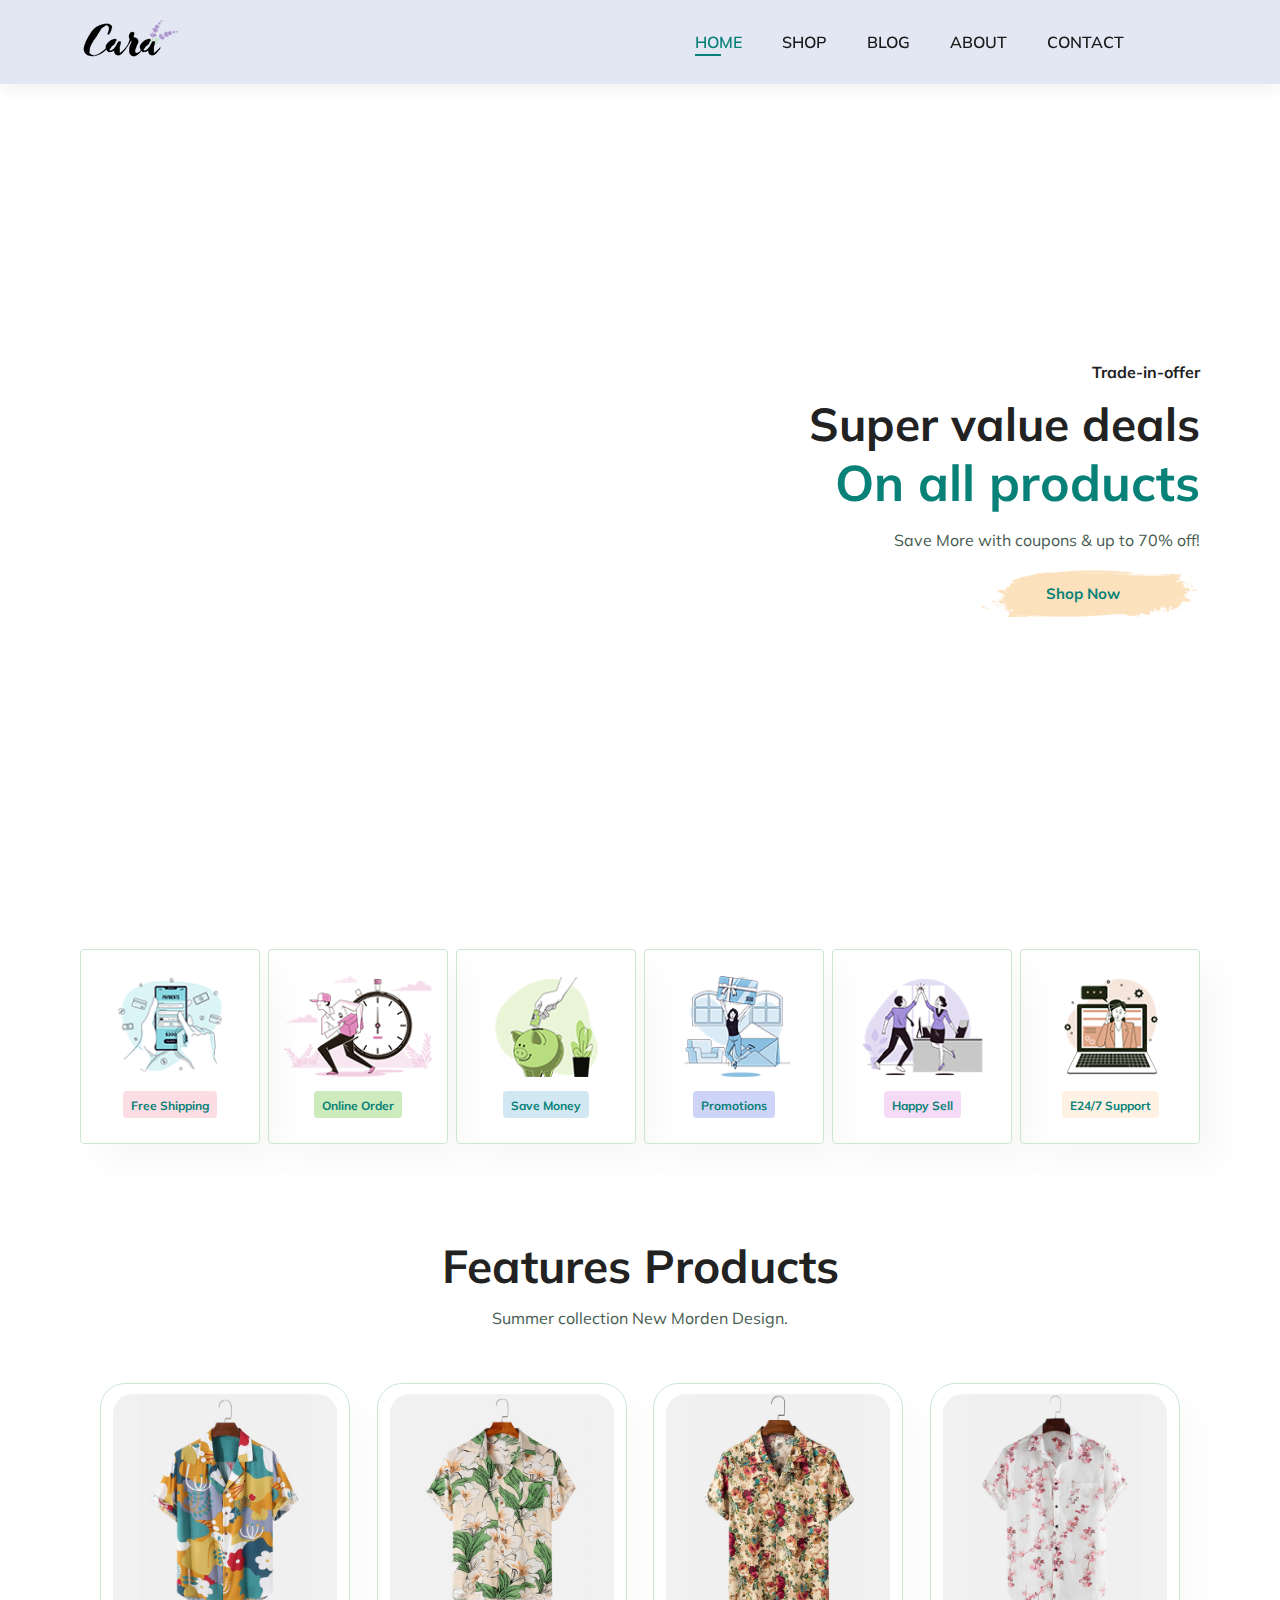
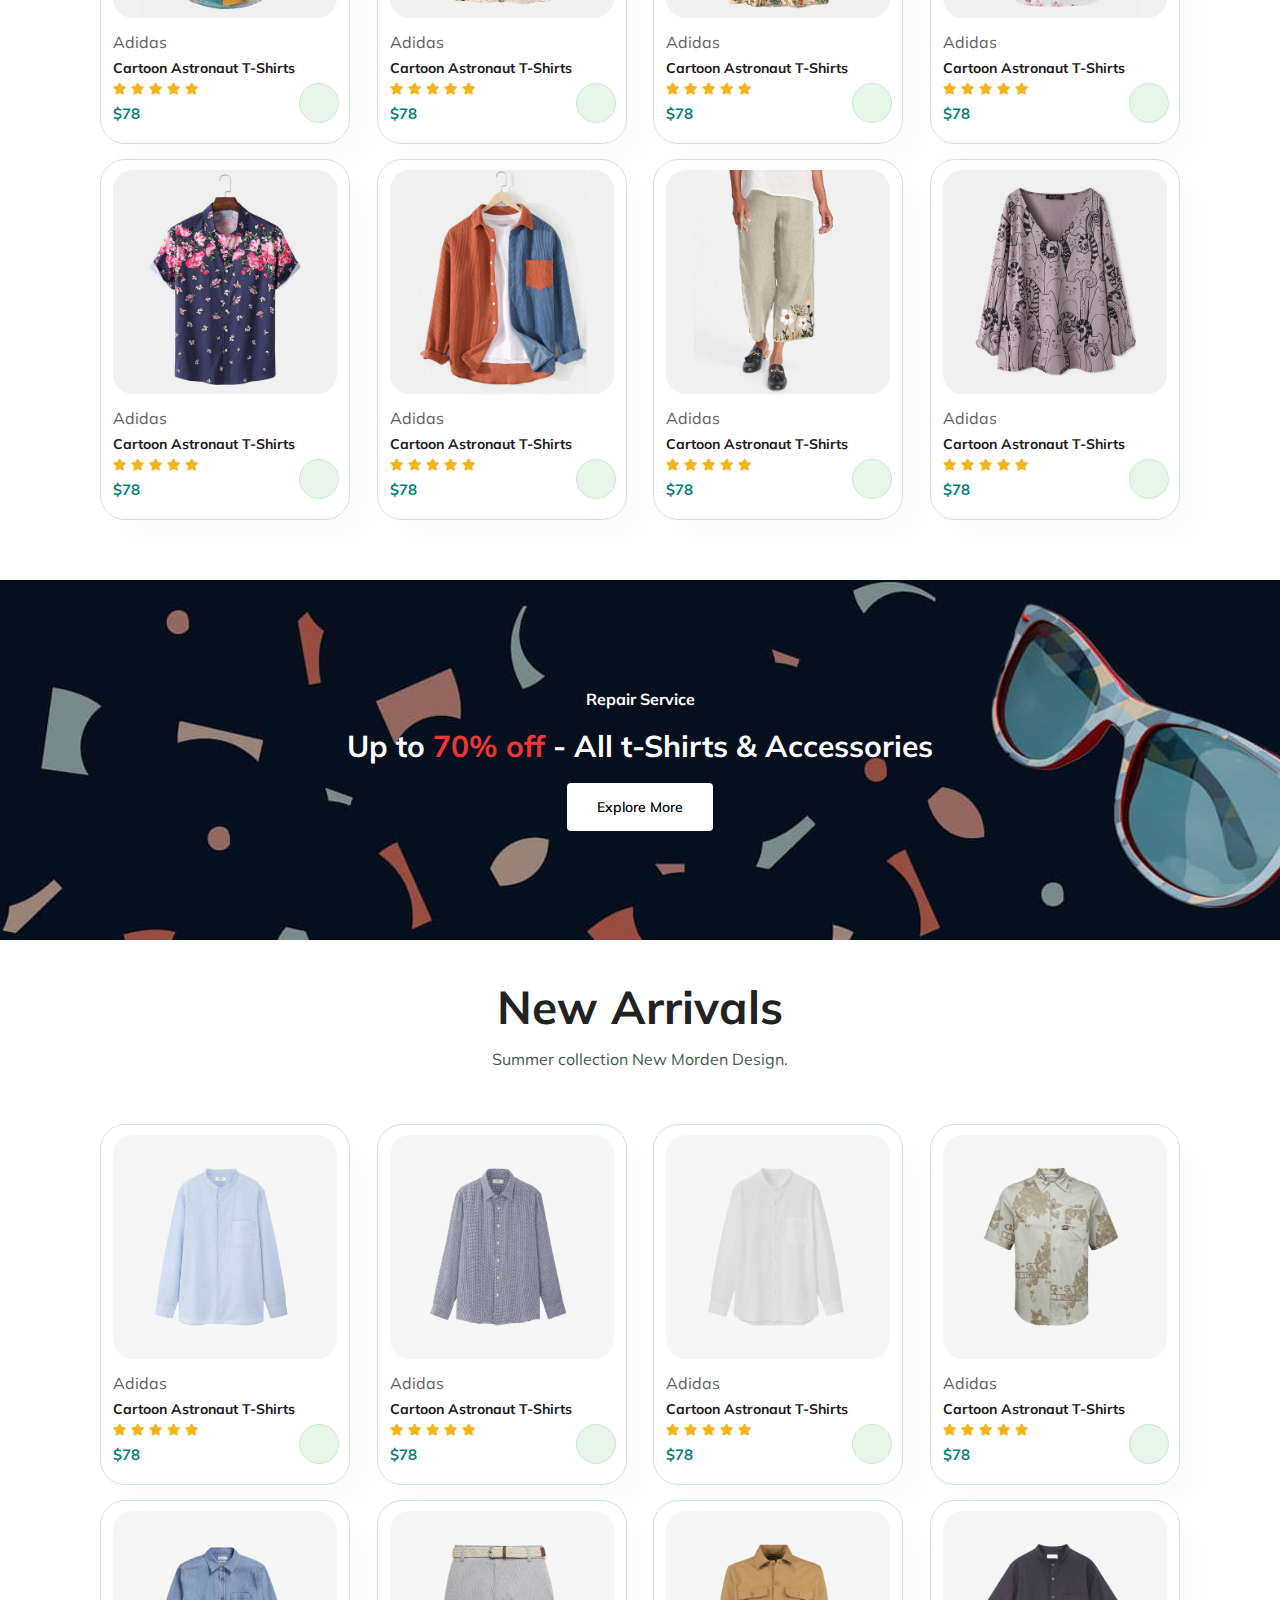
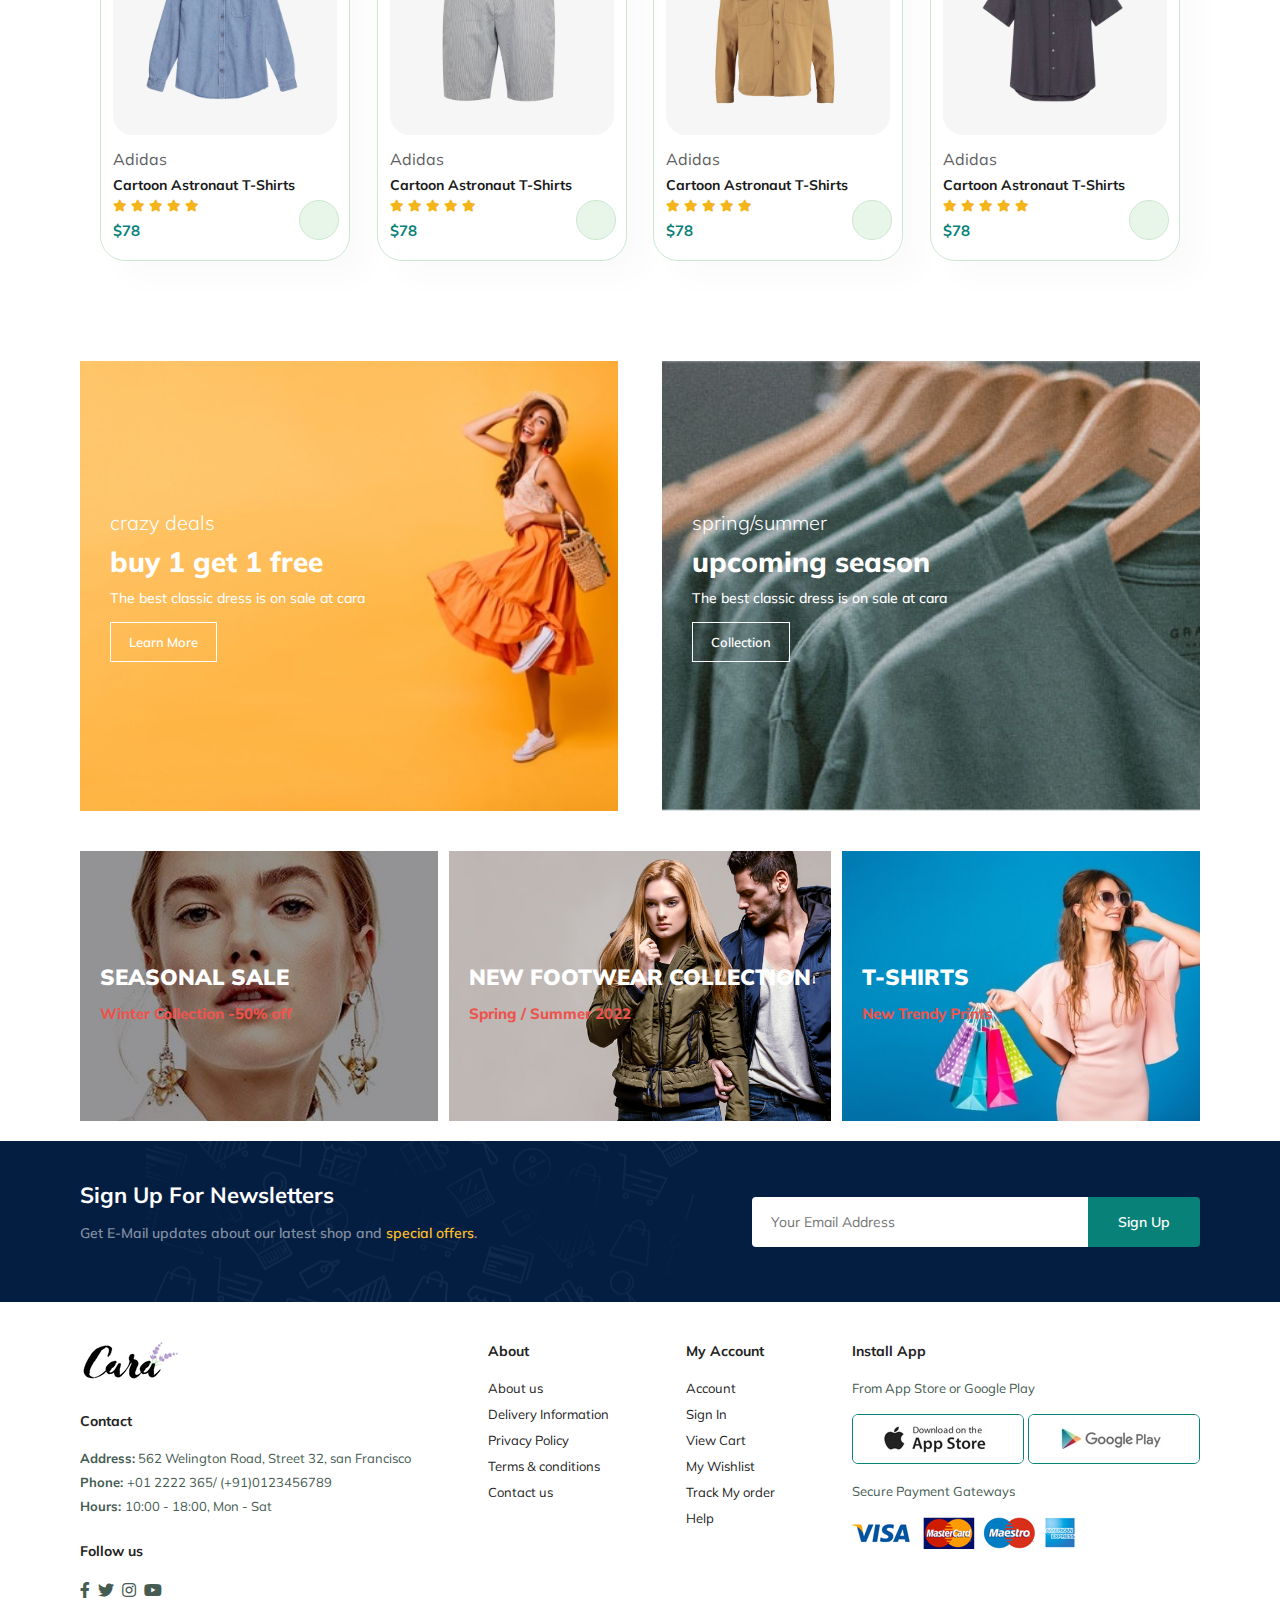
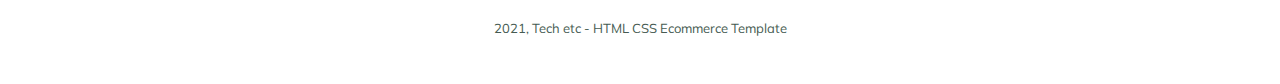
<file: index.html>
<!DOCTYPE html>
    <html lang="en">
        <head>
            <meta charset="UTF-8">
            <meta name="viewport" content="width=device-width, initial-scale=1.0">
            <title>
                E-Commercial
            </title>
            <link rel="stylesheet" href="style.css">
            <link rel="stylesheet" href="https://pro.fontawesome.com/releases/v5.10.0/css/all.css" />
        </head>

        <body>

            <section id="header">
                <a href="#">
                    <img src="image/logo.png" class="logo"alt="">
                </a>

                <div>
                    <ul id="navbar">
                        <li>
                           <a class="active" href="index.html">HOME</a> 
                        </li>
                        <li>
                            <a href="shop .html">SHOP</a> 
                        </li>
                        <li>
                           <a href="blog.html">BLOG </a> 
                        </li>
                        <li>
                           <a href="about.html">ABOUT</a> 
                        </li>
                        <li>
                           <a href="contact.html">CONTACT</a> 
                        </li>
                        <li id="lg-bag">
                            <a href="cart.html"> <i class="far fa-shopping-bag"></i> </a>
                        </li>
                        <a href="#" id="close"><i class="far fa-times"></i></a>
                        
                    </ul>
                </div>
                <div id="mobile">
                    <a href="cart.html">
                        <i class="far fa-shopping-bag">
                        </i>
                    </a>
                    <i id="bar" class="fas fa-outdent">
                    </i> 
                </div>
            </section>

            <section id="hero">
                <h4>
                    Trade-in-offer
                </h4>
                <h2>
                    Super value deals
                </h2>
                <h1>On all products</h1>
                <p>
                    Save More with coupons & up to 70% off!
                </p>
                <button> Shop Now</button>
            </section>

            <section id="feature" class="section-p1">
                <div class="fe-box">
                    <img src="image/f1.png" alt="" width="100px">
                    <h6>
                        Free Shipping
                    </h6>
                </div>
                <div class="fe-box">
                    <img src="image/f2.png" alt="" width="100px">
                    <h6>
                        Online Order
                    </h6>
                </div>
                <div class="fe-box">
                    <img src="image/f3.png" alt="" width="100px">
                    <h6>
                        Save Money
                    </h6>
                </div>
                <div class="fe-box">
                    <img src="image/f4.png" alt="" width="100px">
                    <h6>
                        Promotions
                    </h6>
                </div>
                <div class="fe-box">
                    <img src="image/f5.png" alt="" width="100px">
                    <h6>
                        Happy Sell
                    </h6>
                </div>
                <div class="fe-box">
                    <img src="image/f6.png" alt="" width="100px">
                    <h6>
                        E24/7 Support
                    </h6>
                </div>

            </section>

            <section id="product1" class="section-p1">
                <h2>
                    Features Products 
                </h2>
                <p>
                    Summer collection New Morden Design.
                </p>
                <div class="pro-container">
                    <div class="pro">
                        <img src="image/Products/f1.jpg" alt="">
                        <div class="des">
                            <span>
                                Adidas
                            </span>
                            <h5>
                                Cartoon Astronaut T-Shirts
                            </h5>
                            <div class="star">
                                <i class="fas fa-star"></i>
                                <i class="fas fa-star"></i>
                                <i class="fas fa-star"></i>
                                <i class="fas fa-star"></i>
                                <i class="fas fa-star"></i>
                            </div>
                            <h4>
                                $78
                            </h4>
                        </div>
                        <a href="#"><i class="fal fa-shopping-cart cart"></i></a>
                    </div>


                    <div class="pro">
                        <img src="image/Products/f2.jpg" alt="">
                        <div class="des">
                            <span>
                                Adidas
                            </span>
                            <h5>
                                Cartoon Astronaut T-Shirts
                            </h5>
                            <div class="star">
                                <i class="fas fa-star"></i>
                                <i class="fas fa-star"></i>
                                <i class="fas fa-star"></i>
                                <i class="fas fa-star"></i>
                                <i class="fas fa-star"></i>
                            </div>
                            <h4>
                                $78
                            </h4>
                        </div>
                        <a href="#"><i class="fal fa-shopping-cart cart"></i></a>
                    </div>

                    <div class="pro">
                        <img src="image/Products/f3.jpg" alt="">
                        <div class="des">
                            <span>
                                Adidas
                            </span>
                            <h5>
                                Cartoon Astronaut T-Shirts
                            </h5>
                            <div class="star">
                                <i class="fas fa-star"></i>
                                <i class="fas fa-star"></i>
                                <i class="fas fa-star"></i>
                                <i class="fas fa-star"></i>
                                <i class="fas fa-star"></i>
                            </div>
                            <h4>
                                $78
                            </h4>
                        </div>
                        <a href="#"><i class="fal fa-shopping-cart cart"></i></a>
                    </div>

                    <div class="pro">
                        <img src="image/Products/f4.jpg" alt="">
                        <div class="des">
                            <span>
                                Adidas
                            </span>
                            <h5>
                                Cartoon Astronaut T-Shirts
                            </h5>
                            <div class="star">
                                <i class="fas fa-star"></i>
                                <i class="fas fa-star"></i>
                                <i class="fas fa-star"></i>
                                <i class="fas fa-star"></i>
                                <i class="fas fa-star"></i>
                            </div>
                            <h4>
                                $78
                            </h4>
                        </div>
                        <a href="#"><i class="fal fa-shopping-cart cart"></i></a>
                    </div>

                    <div class="pro">
                        <img src="image/Products/f5.jpg" alt="">
                        <div class="des">
                            <span>
                                Adidas
                            </span>
                            <h5>
                                Cartoon Astronaut T-Shirts
                            </h5>
                            <div class="star">
                                <i class="fas fa-star"></i>
                                <i class="fas fa-star"></i>
                                <i class="fas fa-star"></i>
                                <i class="fas fa-star"></i>
                                <i class="fas fa-star"></i>
                            </div>
                            <h4>
                                $78
                            </h4>
                        </div>
                        <a href="#"><i class="fal fa-shopping-cart cart"></i></a>
                    </div>

                    <div class="pro">
                        <img src="image/Products/f6.jpg" alt="">
                        <div class="des">
                            <span>
                                Adidas
                            </span>
                            <h5>
                                Cartoon Astronaut T-Shirts
                            </h5>
                            <div class="star">
                                <i class="fas fa-star"></i>
                                <i class="fas fa-star"></i>
                                <i class="fas fa-star"></i>
                                <i class="fas fa-star"></i>
                                <i class="fas fa-star"></i>
                            </div>
                            <h4>
                                $78
                            </h4>
                        </div>
                        <a href="#"><i class="fal fa-shopping-cart cart"></i></a>
                    </div>

                    <div class="pro">
                        <img src="image/Products/f7.jpg" alt="">
                        <div class="des">
                            <span>
                                Adidas
                            </span>
                            <h5>
                                Cartoon Astronaut T-Shirts
                            </h5>
                            <div class="star">
                                <i class="fas fa-star"></i>
                                <i class="fas fa-star"></i>
                                <i class="fas fa-star"></i>
                                <i class="fas fa-star"></i>
                                <i class="fas fa-star"></i>
                            </div>
                            <h4>
                                $78
                            </h4>
                        </div>
                        <a href="#"><i class="fal fa-shopping-cart cart"></i></a>
                    </div>

                    <div class="pro">
                        <img src="image/Products/f8.jpg" alt="">
                        <div class="des">
                            <span>
                                Adidas
                            </span>
                            <h5>
                                Cartoon Astronaut T-Shirts
                            </h5>
                            <div class="star">
                                <i class="fas fa-star"></i>
                                <i class="fas fa-star"></i>
                                <i class="fas fa-star"></i>
                                <i class="fas fa-star"></i>
                                <i class="fas fa-star"></i>
                            </div>
                            <h4>
                                $78
                            </h4>
                        </div>
                        <a href="#"><i class="fal fa-shopping-cart cart"></i></a>
                    </div>

                </div>
            </section>

            <section id="banner" class=".section-m1 ">
                <h4>
                    Repair Service
                </h4>
                <h2>
                    Up to <span>70% off</span>  - All t-Shirts & Accessories
                </h2>
                <button class="normal">
                    Explore More
                </button>
            </section>

            <section id="product1" class="section-p1">
                <h2>
                    New Arrivals 
                </h2>
                <p>
                    Summer collection New Morden Design.
                </p>
                <div class="pro-container">
                    <div class="pro">
                        <img src="image/Products/n1.jpg" alt="">
                        <div class="des">
                            <span>
                                Adidas
                            </span>
                            <h5>
                                Cartoon Astronaut T-Shirts
                            </h5>
                            <div class="star">
                                <i class="fas fa-star"></i>
                                <i class="fas fa-star"></i>
                                <i class="fas fa-star"></i>
                                <i class="fas fa-star"></i>
                                <i class="fas fa-star"></i>
                            </div>
                            <h4>
                                $78
                            </h4>
                        </div>
                        <a href="#"><i class="fal fa-shopping-cart cart"></i></a>
                    </div>


                    <div class="pro">
                        <img src="image/Products/n2.jpg" alt="">
                        <div class="des">
                            <span>
                                Adidas
                            </span>
                            <h5>
                                Cartoon Astronaut T-Shirts
                            </h5>
                            <div class="star">
                                <i class="fas fa-star"></i>
                                <i class="fas fa-star"></i>
                                <i class="fas fa-star"></i>
                                <i class="fas fa-star"></i>
                                <i class="fas fa-star"></i>
                            </div>
                            <h4>
                                $78
                            </h4>
                        </div>
                        <a href="#"><i class="fal fa-shopping-cart cart"></i></a>
                    </div>

                    <div class="pro">
                        <img src="image/Products/n3.jpg" alt="">
                        <div class="des">
                            <span>
                                Adidas
                            </span>
                            <h5>
                                Cartoon Astronaut T-Shirts
                            </h5>
                            <div class="star">
                                <i class="fas fa-star"></i>
                                <i class="fas fa-star"></i>
                                <i class="fas fa-star"></i>
                                <i class="fas fa-star"></i>
                                <i class="fas fa-star"></i>
                            </div>
                            <h4>
                                $78
                            </h4>
                        </div>
                        <a href="#"><i class="fal fa-shopping-cart cart"></i></a>
                    </div>

                    <div class="pro">
                        <img src="image/Products/n4.jpg" alt="">
                        <div class="des">
                            <span>
                                Adidas
                            </span>
                            <h5>
                                Cartoon Astronaut T-Shirts
                            </h5>
                            <div class="star">
                                <i class="fas fa-star"></i>
                                <i class="fas fa-star"></i>
                                <i class="fas fa-star"></i>
                                <i class="fas fa-star"></i>
                                <i class="fas fa-star"></i>
                            </div>
                            <h4>
                                $78
                            </h4>
                        </div>
                        <a href="#"><i class="fal fa-shopping-cart cart"></i></a>
                    </div>

                    <div class="pro">
                        <img src="image/Products/n5.jpg" alt="">
                        <div class="des">
                            <span>
                                Adidas
                            </span>
                            <h5>
                                Cartoon Astronaut T-Shirts
                            </h5>
                            <div class="star">
                                <i class="fas fa-star"></i>
                                <i class="fas fa-star"></i>
                                <i class="fas fa-star"></i>
                                <i class="fas fa-star"></i>
                                <i class="fas fa-star"></i>
                            </div>
                            <h4>
                                $78
                            </h4>
                        </div>
                        <a href="#"><i class="fal fa-shopping-cart cart"></i></a>
                    </div>

                    <div class="pro">
                        <img src="image/Products/n6.jpg" alt="">
                        <div class="des">
                            <span>
                                Adidas
                            </span>
                            <h5>
                                Cartoon Astronaut T-Shirts
                            </h5>
                            <div class="star">
                                <i class="fas fa-star"></i>
                                <i class="fas fa-star"></i>
                                <i class="fas fa-star"></i>
                                <i class="fas fa-star"></i>
                                <i class="fas fa-star"></i>
                            </div>
                            <h4>
                                $78
                            </h4>
                        </div>
                        <a href="#"><i class="fal fa-shopping-cart cart"></i></a>
                    </div>

                    <div class="pro">
                        <img src="image/Products/n7.jpg" alt="">
                        <div class="des">
                            <span>
                                Adidas
                            </span>
                            <h5>
                                Cartoon Astronaut T-Shirts
                            </h5>
                            <div class="star">
                                <i class="fas fa-star"></i>
                                <i class="fas fa-star"></i>
                                <i class="fas fa-star"></i>
                                <i class="fas fa-star"></i>
                                <i class="fas fa-star"></i>
                            </div>
                            <h4>
                                $78
                            </h4>
                        </div>
                        <a href="#"><i class="fal fa-shopping-cart cart"></i></a>
                    </div>

                    <div class="pro">
                        <img src="image/Products/n8.jpg" alt="">
                        <div class="des">
                            <span>
                                Adidas
                            </span>
                            <h5>
                                Cartoon Astronaut T-Shirts
                            </h5>
                            <div class="star">
                                <i class="fas fa-star"></i>
                                <i class="fas fa-star"></i>
                                <i class="fas fa-star"></i>
                                <i class="fas fa-star"></i>
                                <i class="fas fa-star"></i>
                            </div>
                            <h4>
                                $78
                            </h4>
                        </div>
                        <a href="#"><i class="fal fa-shopping-cart cart"></i></a>
                    </div>

                </div>
            </section>
            
            <section id="sm-banner" class="section-p1">
                <div class="banner-box">
                    <h4>
                        crazy deals
                    </h4>
                    <h2>
                        buy 1 get 1 free
                    </h2>
                    <span>
                        The best classic dress is on sale at cara
                    </span>
                    <button class="white">
                        Learn More
                    </button>
                </div>

                <div class="banner-box banner-box2">
                    <h4>
                        spring/summer
                    </h4>
                    <h2>
                        upcoming season
                    </h2>
                    <span>
                        The best classic dress is on sale at cara
                    </span>
                    <button class="white">
                        Collection
                    </button>
                </div>

            </section>

            <section id="banner3">
                <div class="banner-box">
                    <h2>
                        SEASONAL SALE
                    </h2>
                    <h3>
                        Winter Collection -50% off
                    </h3>                    
                </div>

                <div class="banner-box banner-box2">
                    <h2>
                        NEW FOOTWEAR COLLECTION
                    </h2>
                    <h3>
                        Spring / Summer 2022 
                    </h3>                    
                </div>

                <div class="banner-box banner-box3">
                    <h2>
                        T-SHIRTS
                    </h2>
                    <h3>
                        New Trendy Prints
                    </h3>                    
                </div>
            </section>

            <section id="newsletter" class="section-p1" class=".section-m1 ">
                <div class="newstext">
                    <h4>
                        Sign Up For Newsletters
                        <p>
                            Get E-Mail updates about our latest shop and <span>special offers</span>.
                        </p>
                    </h4>
                </div>
                <div class="form">
                    <input type="text" placeholder="Your Email Address" >
                    <button class="normal">
                        Sign Up
                    </button>
                </div>

            </section>
            
            <footer class="section-p1">
                <div class="col">
                    <img class="logo" src="image/logo.png" alt="">
                    <h4>
                        Contact
                    </h4>
                    <p>
                         <strong>Address:</strong> 562 Welington Road, Street 32, san Francisco
                    </p>
                    <p>
                        <strong>
                            Phone:
                        </strong>
                        +01 2222 365/ (+91)0123456789
                    </p>
                    <p>
                        <strong>
                            Hours:
                        </strong>
                        10:00 - 18:00, Mon - Sat 
                    </p>
                    <div class="follow">
                        <h4>
                            Follow us
                        </h4>
                        <div class="icon">
                            <i class="fab fa-facebook-f"></i>
                            <i class="fab fa-twitter"></i>
                            <i class="fab fa-instagram"></i>
                            <i class="fab fa-youtube"></i>
                        </div>
                    </div>
                </div>
                <div class="col">
                    <h4>
                        About
                    </h4>
                    <a href="#">About us</a>
                    <a href="#">Delivery Information</a>
                    <a href="#">Privacy Policy</a>
                    <a href="#">Terms & conditions</a>
                    <a href="#">Contact us</a>
                </div>
                <div class="col">
                    <h4>
                        My Account 
                    </h4>
                    <a href="#">Account</a>
                    <a href="#">Sign In</a>
                    <a href="#">View Cart</a>
                    <a href="#">My Wishlist</a>
                    <a href="#">Track My order</a>
                    <a href="#">Help</a>
                </div>
                <div class="col install">
                    <h4>
                        Install App 
                    </h4>
                    <p>
                        From App Store or Google Play
                    </p>
                    <div class="row">
                        <img src="image/pay/app.jpg" alt="">
                        <img src="image/pay/play.jpg" alt="">
                    </div>
                    <p>
                        Secure Payment Gateways
                    </p>
                    <img src="image/pay/pay.png" alt="">
                </div>

                <div class="copyright">
                    <p>
                        2021, Tech etc - HTML CSS Ecommerce Template
                    </p>
                </div>
            </footer>

            <script src="script.js"></script>

        </body>
</html>
</file>
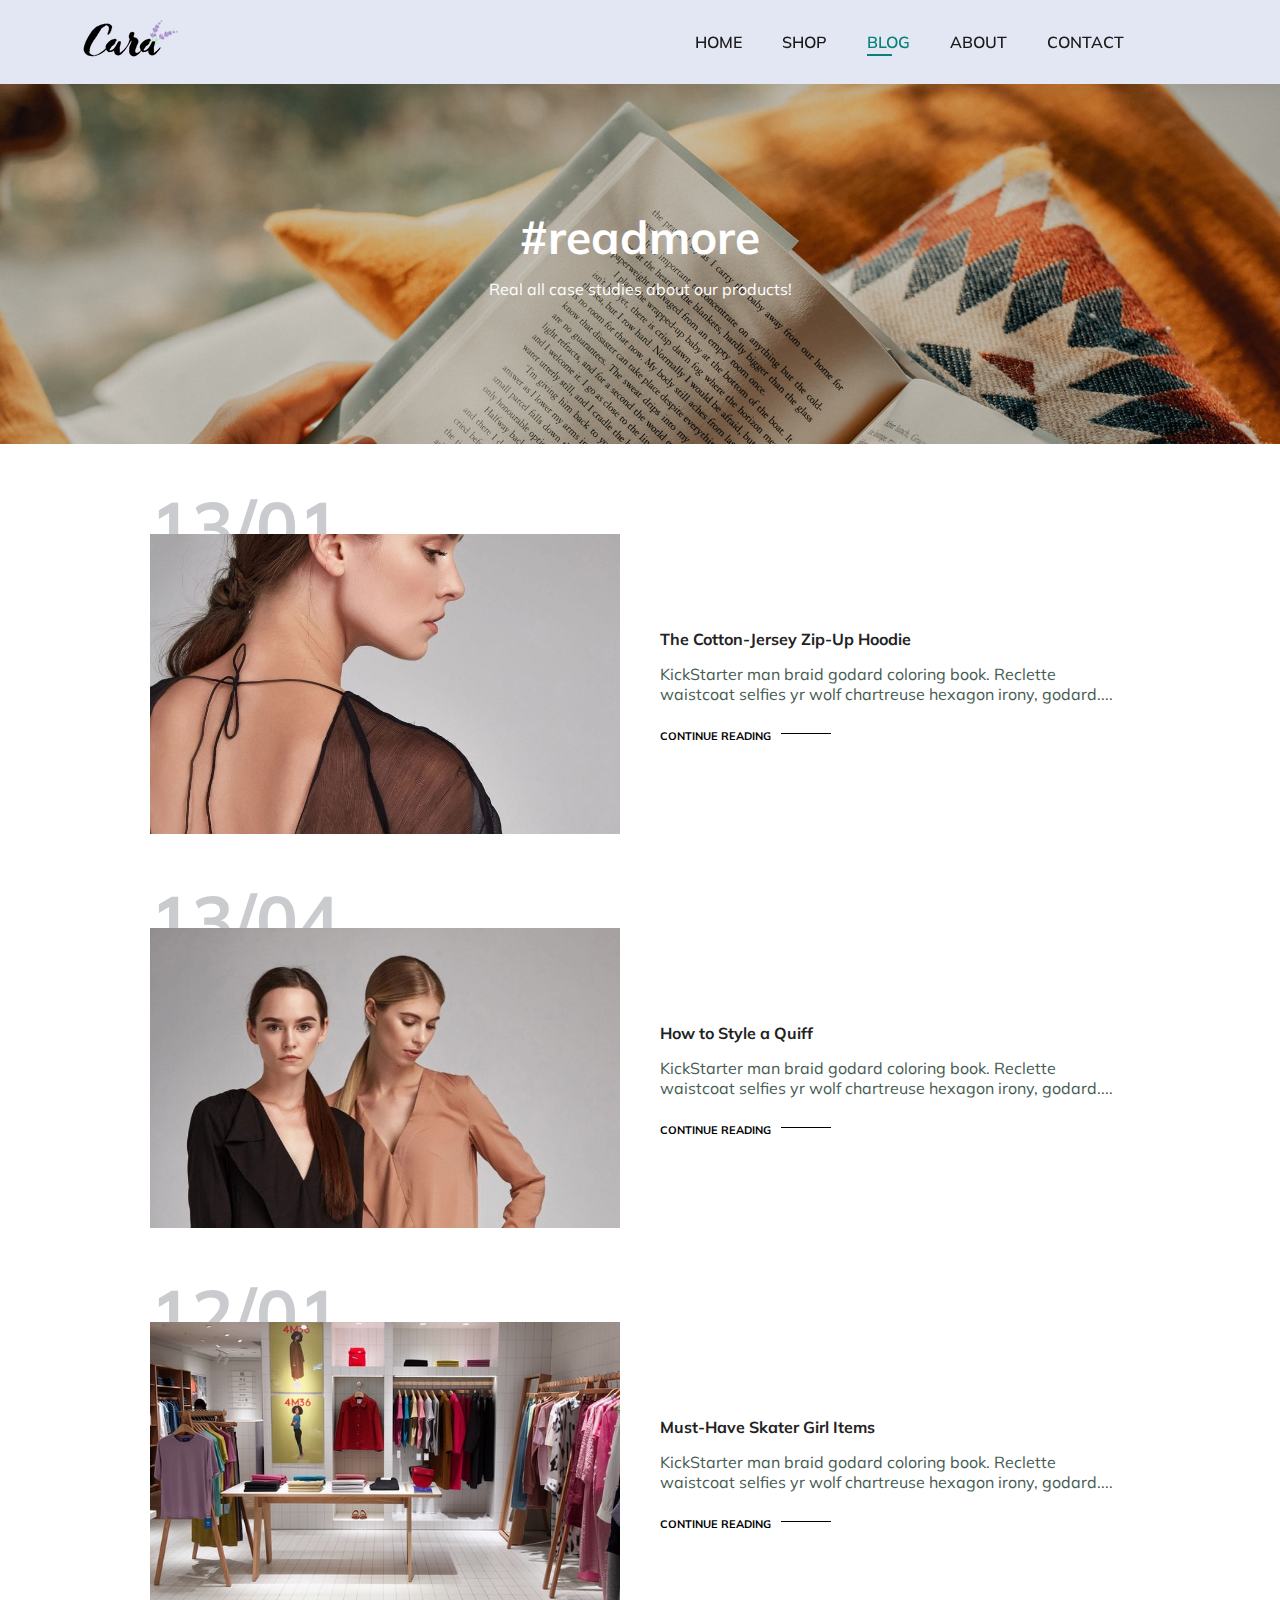
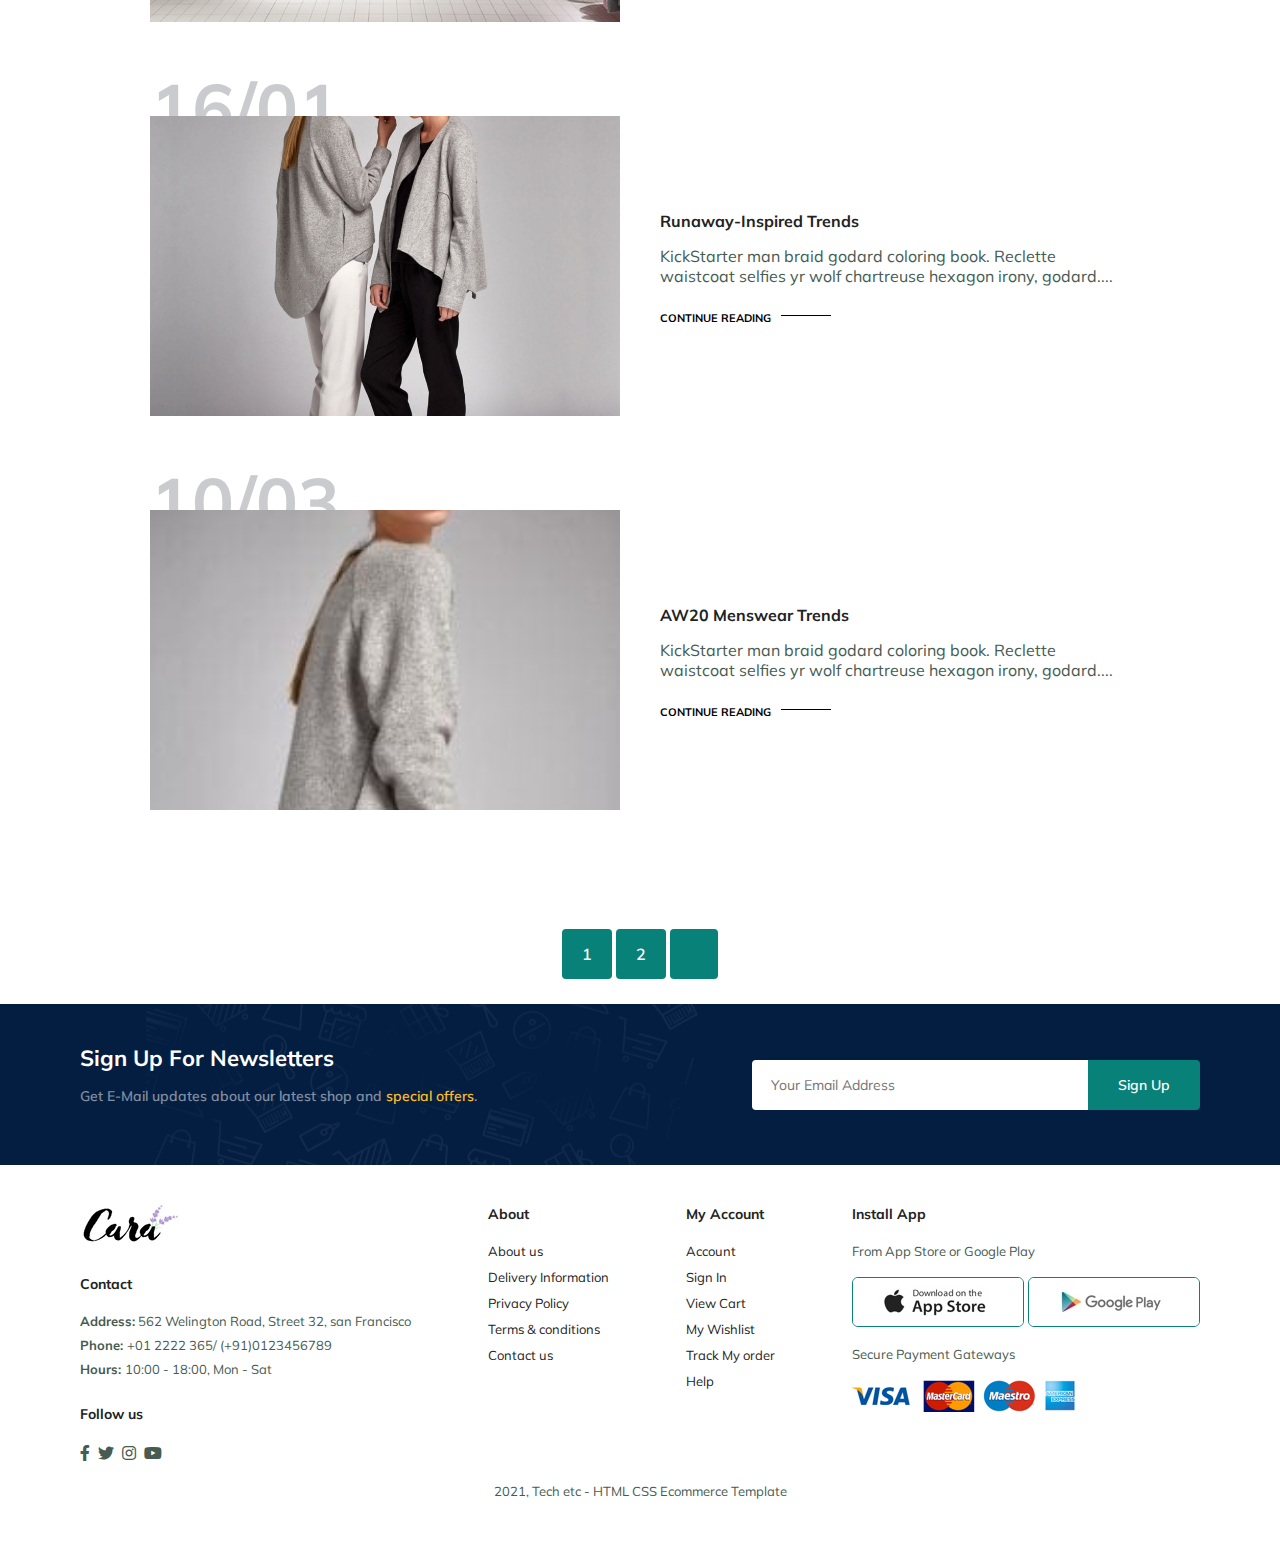
<file: blog.html>
<!DOCTYPE html>
    <html lang="en">
        <head>
            <meta charset="UTF-8">
            <meta name="viewport" content="width=device-width, initial-scale=1.0">
            <title>
                E-Commercial
            </title>
            <link rel="stylesheet" href="style.css">
            <link rel="stylesheet" href="https://pro.fontawesome.com/releases/v5.10.0/css/all.css" />
        </head>

        <body>

            <section id="header">
                <a href="#">
                    <img src="image/logo.png" class="logo"alt="">
                </a>

                <div>
                    <ul id="navbar">
                        <li>
                           <a  href="index.html">HOME</a> 
                        </li>
                        <li>
                            <a href="shop .html">SHOP</a> 
                        </li>
                        <li>
                           <a class="active" href="blog.html">BLOG </a> 
                        </li>
                        <li>
                           <a href="about.html">ABOUT</a> 
                        </li>
                        <li>
                           <a href="contact.html">CONTACT</a> 
                        </li>
                        <li id="lg-bag">
                            <a href="cart.html"> <i class="far fa-shopping-bag"></i> </a>
                        </li>
                        <a href="#" id="close"><i class="far fa-times"></i></a>
                        
                    </ul>
                </div>
                <div id="mobile">
                    <a href="cart.html">
                        <i class="far fa-shopping-bag">
                        </i>
                    </a>
                    <i id="bar" class="fas fa-outdent">
                    </i> 
                </div>
            </section> 

            <section id="page-header" class="blog-header">
                
                <h2>
                    #readmore
                </h2>
                
                <p>
                    Real all case studies about our products!
                </p>
                
            </section>

            <section id="blog">

                <div class="blog-box">

                    <div class="blog-img">
                        <img src="image/blog/b1.jpg" alt="">
                    </div>

                    <div class="blog-details">
                        <h4>
                            The Cotton-Jersey Zip-Up Hoodie
                        </h4>
                        <p>
                            KickStarter man braid godard coloring book. Reclette waistcoat selfies yr
                            wolf chartreuse hexagon irony, godard....
                        </p>
                        <a href="#"> CONTINUE READING</a>
                    </div>

                    <h1>
                        13/01
                    </h1>
                </div>

                <div class="blog-box">

                    <div class="blog-img">
                        <img src="image/blog/b2.jpg" alt="">
                    </div>

                    <div class="blog-details">
                        <h4>
                            How to Style a Quiff
                        </h4>
                        <p>
                            KickStarter man braid godard coloring book. Reclette waistcoat selfies yr
                            wolf chartreuse hexagon irony, godard....
                        </p>
                        <a href="#"> CONTINUE READING</a>
                    </div>

                    <h1>
                        13/04
                    </h1>
                </div>
                <div class="blog-box">

                    <div class="blog-img">
                        <img src="image/blog/b3.jpg" alt="">
                    </div>

                    <div class="blog-details">
                        <h4>
                            Must-Have Skater Girl Items
                        </h4>
                        <p>
                            KickStarter man braid godard coloring book. Reclette waistcoat selfies yr
                            wolf chartreuse hexagon irony, godard....
                        </p>
                        <a href="#"> CONTINUE READING</a>
                    </div>

                    <h1>
                        12/01
                    </h1>
                </div>
                <div class="blog-box">

                    <div class="blog-img">
                        <img src="image/blog/b4.jpg" alt="">
                    </div>

                    <div class="blog-details">
                        <h4>
                            Runaway-Inspired Trends
                        </h4>
                        <p>
                            KickStarter man braid godard coloring book. Reclette waistcoat selfies yr
                            wolf chartreuse hexagon irony, godard....
                        </p>
                        <a href="#"> CONTINUE READING</a>
                    </div>

                    <h1>
                        16/01
                    </h1>
                </div>
                <div class="blog-box">

                    <div class="blog-img">
                        <img src="image/blog/b5.jpg" alt="">
                    </div>

                    <div class="blog-details">
                        <h4>
                            AW20 Menswear Trends
                        </h4>
                        <p>
                            KickStarter man braid godard coloring book. Reclette waistcoat selfies yr
                            wolf chartreuse hexagon irony, godard....
                        </p>
                        <a href="#"> CONTINUE READING</a>
                    </div>

                    <h1>
                        10/03
                    </h1>
                </div>
                
            </section>

            <section id="pagination" class="section-p1">
                <a href="#">1</a>
                <a href="#">2</a>
                <a href="#"><i class="fal fa-long-arrow-alt-right"></i></a>
            </section>

            <section id="newsletter" class="section-p1" class=".section-m1 ">
                <div class="newstext">
                    <h4>
                        Sign Up For Newsletters
                        <p>
                            Get E-Mail updates about our latest shop and <span>special offers</span>.
                        </p>
                    </h4>
                </div>
                <div class="form">
                    <input type="text" placeholder="Your Email Address" >
                    <button class="normal">
                        Sign Up
                    </button>
                </div>

            </section>
            
            <footer class="section-p1">
                <div class="col">
                    <img class="logo" src="image/logo.png" alt="">
                    <h4>
                        Contact
                    </h4>
                    <p>
                         <strong>Address:</strong> 562 Welington Road, Street 32, san Francisco
                    </p>
                    <p>
                        <strong>
                            Phone:
                        </strong>
                        +01 2222 365/ (+91)0123456789
                    </p>
                    <p>
                        <strong>
                            Hours:
                        </strong>
                        10:00 - 18:00, Mon - Sat 
                    </p>
                    <div class="follow">
                        <h4>
                            Follow us
                        </h4>
                        <div class="icon">
                            <i class="fab fa-facebook-f"></i>
                            <i class="fab fa-twitter"></i>
                            <i class="fab fa-instagram"></i>
                            <i class="fab fa-youtube"></i>
                        </div>
                    </div>
                </div>
                <div class="col">
                    <h4>
                        About
                    </h4>
                    <a href="#">About us</a>
                    <a href="#">Delivery Information</a>
                    <a href="#">Privacy Policy</a>
                    <a href="#">Terms & conditions</a>
                    <a href="#">Contact us</a>
                </div>
                <div class="col">
                    <h4>
                        My Account 
                    </h4>
                    <a href="#">Account</a>
                    <a href="#">Sign In</a>
                    <a href="#">View Cart</a>
                    <a href="#">My Wishlist</a>
                    <a href="#">Track My order</a>
                    <a href="#">Help</a>
                </div>
                <div class="col install">
                    <h4>
                        Install App 
                    </h4>
                    <p>
                        From App Store or Google Play
                    </p>
                    <div class="row">
                        <img src="image/pay/app.jpg" alt="">
                        <img src="image/pay/play.jpg" alt="">
                    </div>
                    <p>
                        Secure Payment Gateways
                    </p>
                    <img src="image/pay/pay.png" alt="">
                </div>

                <div class="copyright">
                    <p>
                        2021, Tech etc - HTML CSS Ecommerce Template
                    </p>
                </div>
            </footer>

            <script src="script.js"></script>

        </body>
</html>
</file>
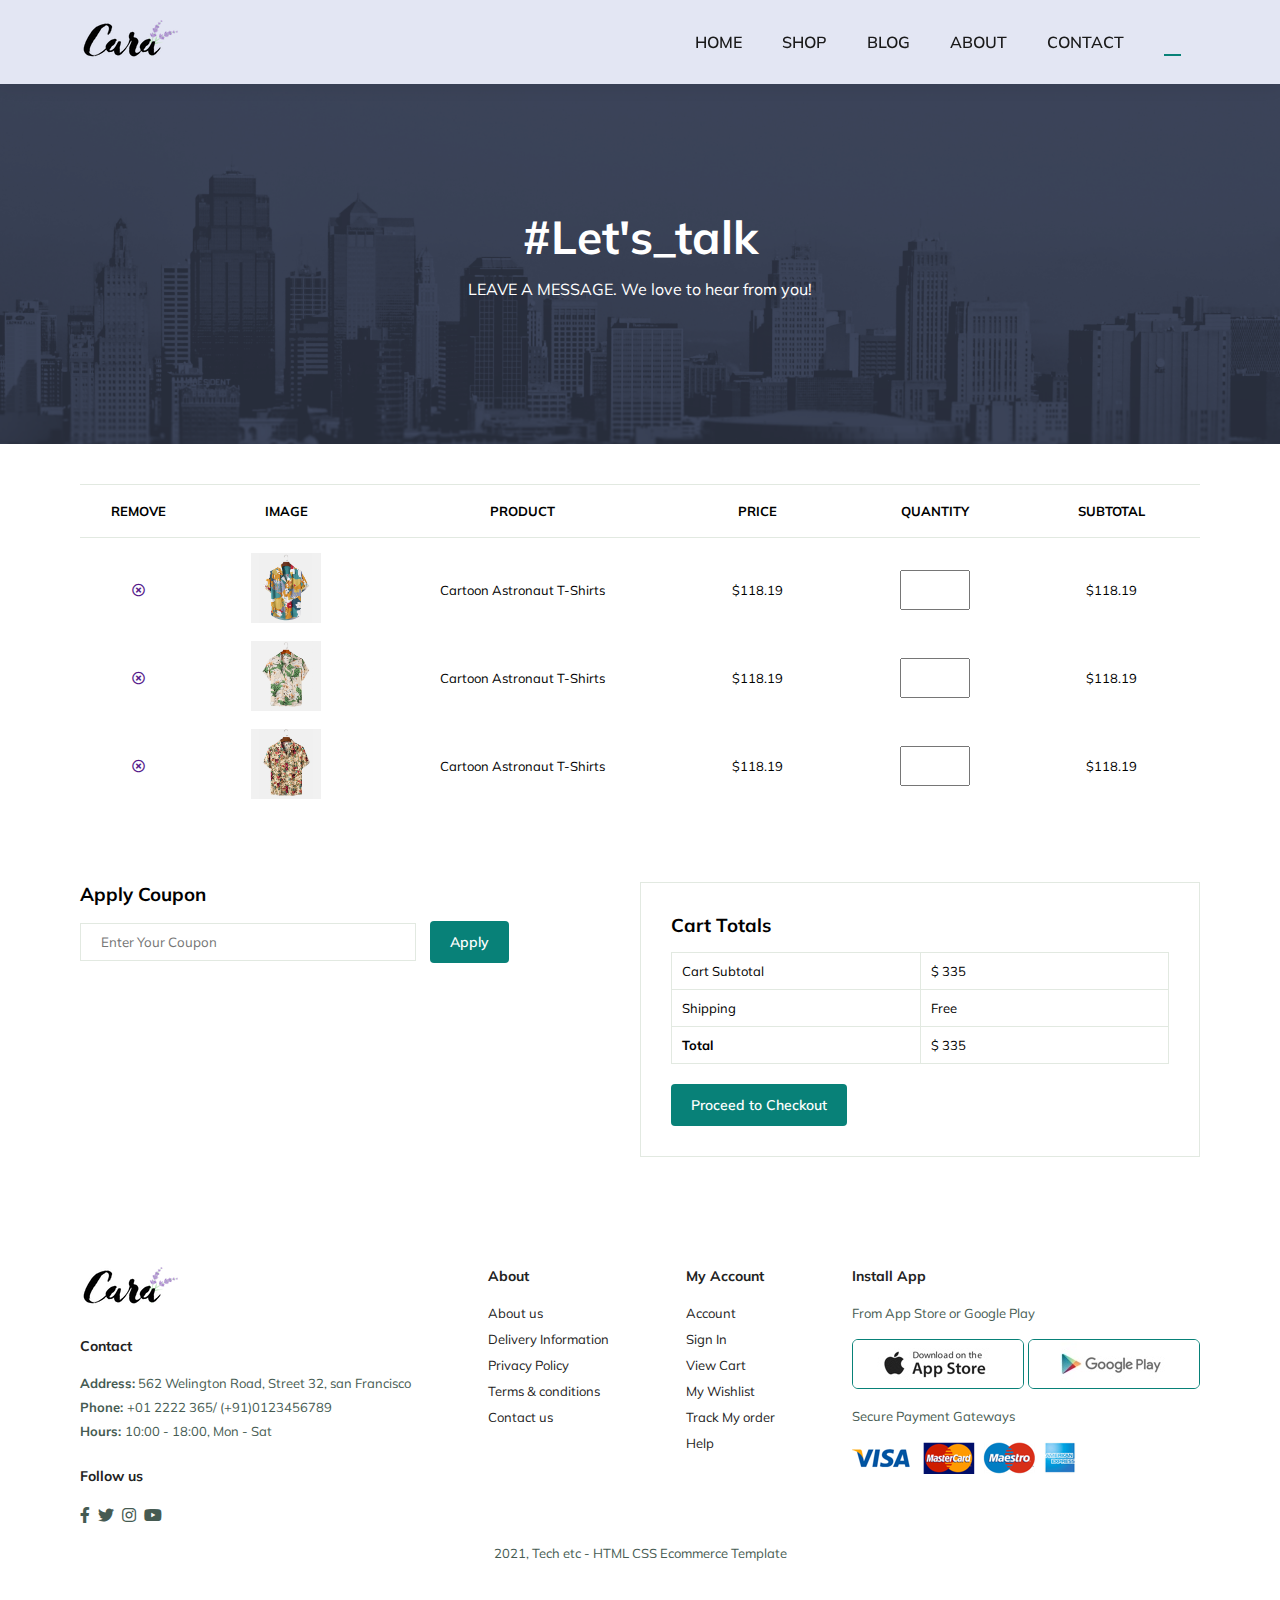
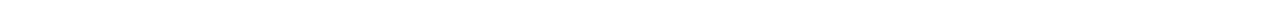
<file: cart.html>
<!DOCTYPE html>
    <html lang="en">
        <head>
            <meta charset="UTF-8">
            <meta name="viewport" content="width=device-width, initial-scale=1.0">
            <title>
                E-Commercial
            </title>
            <link rel="stylesheet" href="style.css">
            <link rel="stylesheet" href="https://pro.fontawesome.com/releases/v5.10.0/css/all.css" />
        </head>

        <body>

            <section id="header">
                <a href="#">
                    <img src="image/logo.png" class="logo"alt="">
                </a>

                <div>
                    <ul id="navbar">
                        <li>
                           <a  href="index.html">HOME</a> 
                        </li>
                        <li>
                            <a href="shop .html">SHOP</a> 
                        </li>
                        <li>
                           <a  href="blog.html">BLOG </a> 
                        </li>
                        <li>
                           <a   href="about.html">ABOUT</a> 
                        </li>
                        <li>
                           <a  href="contact.html">CONTACT</a> 
                        </li>
                        <li id="lg-bag">
                            <a class="active" href="cart.html"> <i class="far fa-shopping-bag"></i> </a>
                        </li>
                        <a href="#" id="close"><i class="far fa-times"></i></a>
                        
                    </ul>
                </div>
                <div id="mobile">
                    <a href="cart.html">
                        <i class="far fa-shopping-bag">
                        </i>
                    </a>
                    <i id="bar" class="fas fa-outdent">
                    </i> 
                </div>
            </section> 

            <section id="page-header" class="about-header">
                
                <h2>
                    #Let's_talk
                </h2>
                
                <p>
                    LEAVE A MESSAGE. We love to hear from you!
                </p>
                
            </section>

            <section id="cart" class="section-p1">
                <table width="100%">
                    <thead>
                        <tr>
                            <td>Remove</td>
                            <td>Image</td>
                            <td>Product</td>
                            <td>Price</td>
                            <td>Quantity</td>
                            <td>Subtotal</td>
                        </tr>
                    </thead>
                    <tbody>
                        <tr>
                            <td><a href=""><i class="far fa-times-circle "></i></a></td>
                            <td><img src="image/Products/f1.jpg" alt=""></td>
                            <td>Cartoon Astronaut T-Shirts</td>
                            <td>$118.19</td>
                            <td><input type="number" value="1"></td>
                            <td>$118.19</td>
                        </tr>
                        <tr>
                            <td><a href=""><i class="far fa-times-circle "></i></a></td>
                            <td><img src="image/Products/f2.jpg" alt=""></td>
                            <td>Cartoon Astronaut T-Shirts</td>
                            <td>$118.19</td>
                            <td><input type="number" value="1"></td>
                            <td>$118.19</td>
                        </tr>
                        <tr>
                            <td><a href=""><i class="far fa-times-circle "></i></a></td>
                            <td><img src="image/Products/f3.jpg" alt=""></td>
                            <td>Cartoon Astronaut T-Shirts</td>
                            <td>$118.19</td>
                            <td><input type="number" value="1"></td>
                            <td>$118.19</td>
                        </tr>
                    </tbody>
                </table>
            </section>

            <section id="cart-add" class="section-p1">
                <div id="coupon">
                        <h3>Apply Coupon</h3>
                     <div>
                        <input type="text" placeholder="Enter Your Coupon">
                        <button class="normal">
                            Apply
                        </button>
                    </div>
                </div>

                <div id="subtotal">
                    <h3>Cart Totals</h3>
                    <table>
                        <tr>
                            <td>Cart Subtotal</td>
                            <td>$ 335</td>
                        </tr>
                        <tr>
                            <td>
                                Shipping
                            </td>
                            <td>Free</td>
                        </tr>
                        <tr>
                            <td><strong>Total</strong></td>
                            <td>$ 335</td>
                        </tr>
                    </table>
                    <button class="normal">
                        Proceed to Checkout
                    </button>
                </div>
            </section>


            <footer class="section-p1">
                <div class="col">
                    <img class="logo" src="image/logo.png" alt="">
                    <h4>
                        Contact
                    </h4>
                    <p>
                         <strong>Address:</strong> 562 Welington Road, Street 32, san Francisco
                    </p>
                    <p>
                        <strong>
                            Phone:
                        </strong>
                        +01 2222 365/ (+91)0123456789
                    </p>
                    <p>
                        <strong>
                            Hours:
                        </strong>
                        10:00 - 18:00, Mon - Sat 
                    </p>
                    <div class="follow">
                        <h4>
                            Follow us
                        </h4>
                        <div class="icon">
                            <i class="fab fa-facebook-f"></i>
                            <i class="fab fa-twitter"></i>
                            <i class="fab fa-instagram"></i>
                            <i class="fab fa-youtube"></i>
                        </div>
                    </div>
                </div>
                <div class="col">
                    <h4>
                        About
                    </h4>
                    <a href="#">About us</a>
                    <a href="#">Delivery Information</a>
                    <a href="#">Privacy Policy</a>
                    <a href="#">Terms & conditions</a>
                    <a href="#">Contact us</a>
                </div>
                <div class="col">
                    <h4>
                        My Account 
                    </h4>
                    <a href="#">Account</a>
                    <a href="#">Sign In</a>
                    <a href="#">View Cart</a>
                    <a href="#">My Wishlist</a>
                    <a href="#">Track My order</a>
                    <a href="#">Help</a>
                </div>
                <div class="col install">
                    <h4>
                        Install App 
                    </h4>
                    <p>
                        From App Store or Google Play
                    </p>
                    <div class="row">
                        <img src="image/pay/app.jpg" alt="">
                        <img src="image/pay/play.jpg" alt="">
                    </div>
                    <p>
                        Secure Payment Gateways
                    </p>
                    <img src="image/pay/pay.png" alt="">
                </div>

                <div class="copyright">
                    <p>
                        2021, Tech etc - HTML CSS Ecommerce Template
                    </p>
                </div>
            </footer>

            <script src="script.js"></script>

        </body>
</html>
</file>
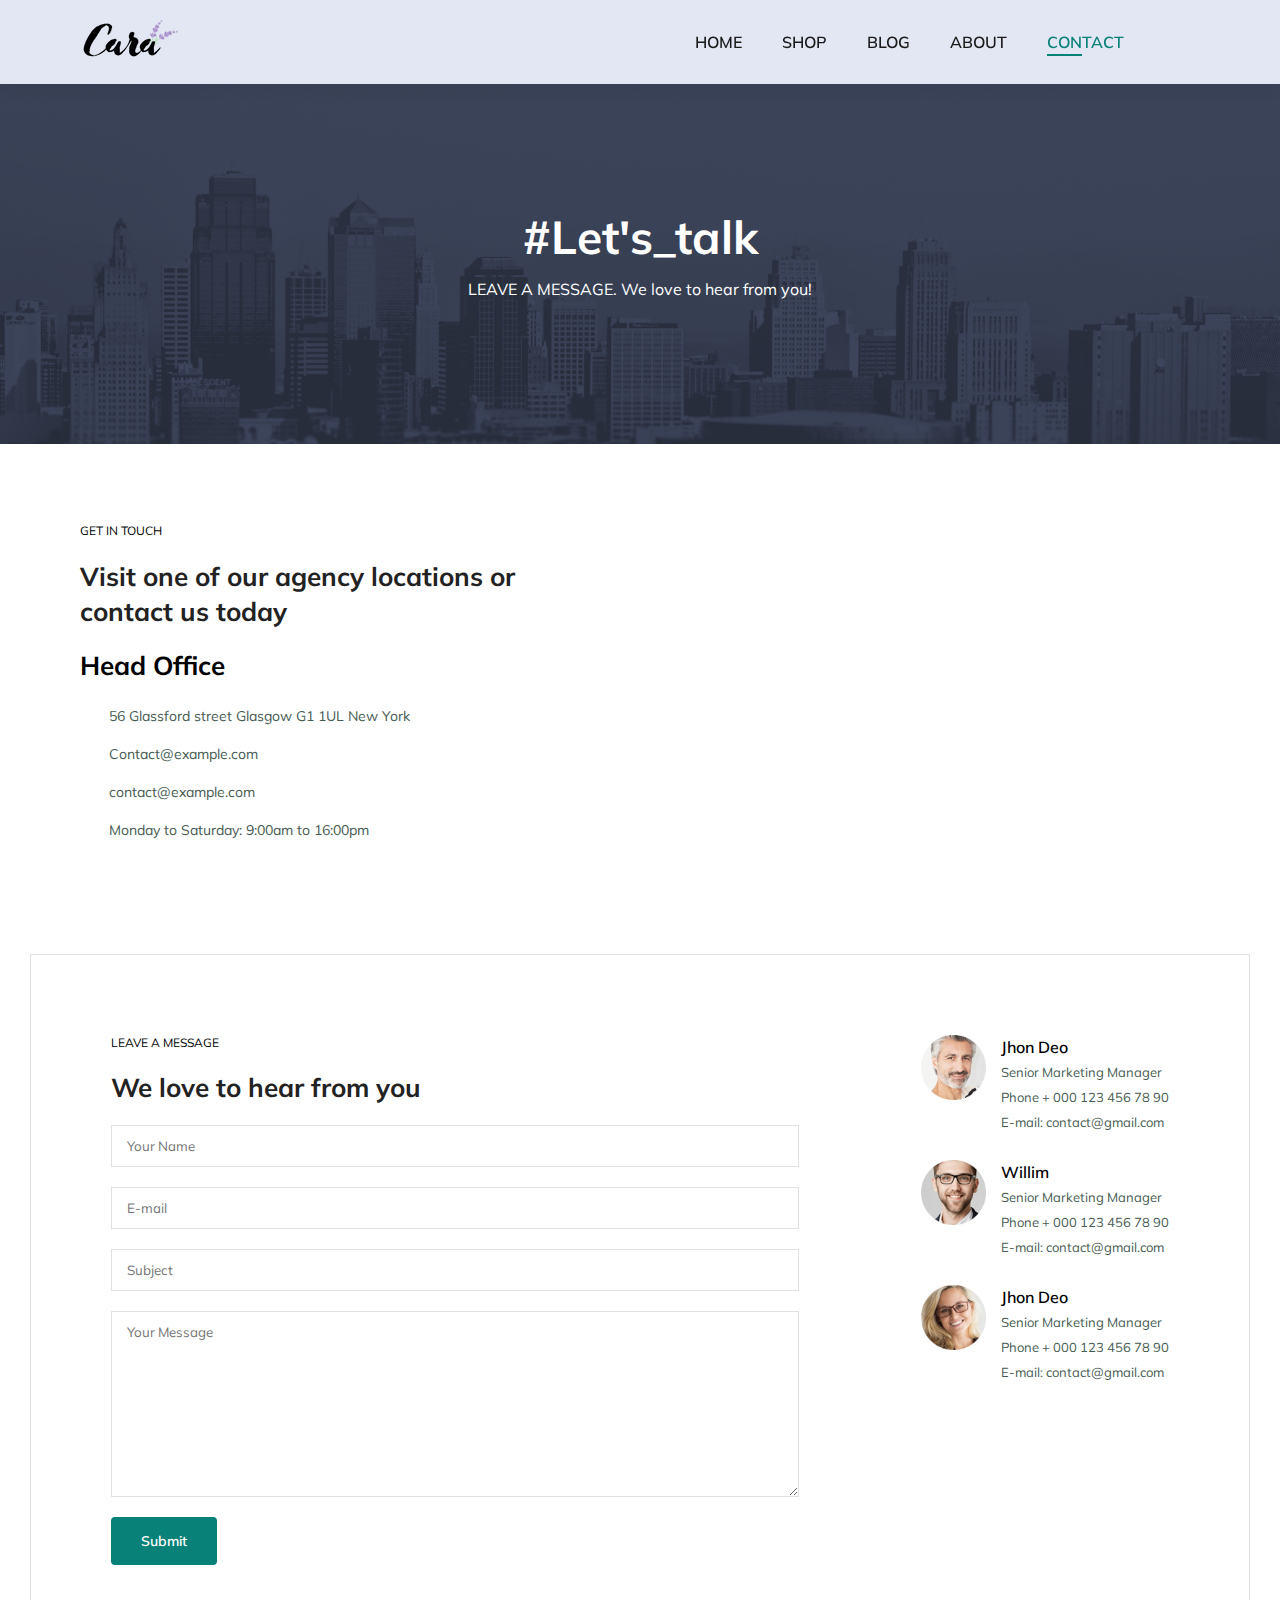
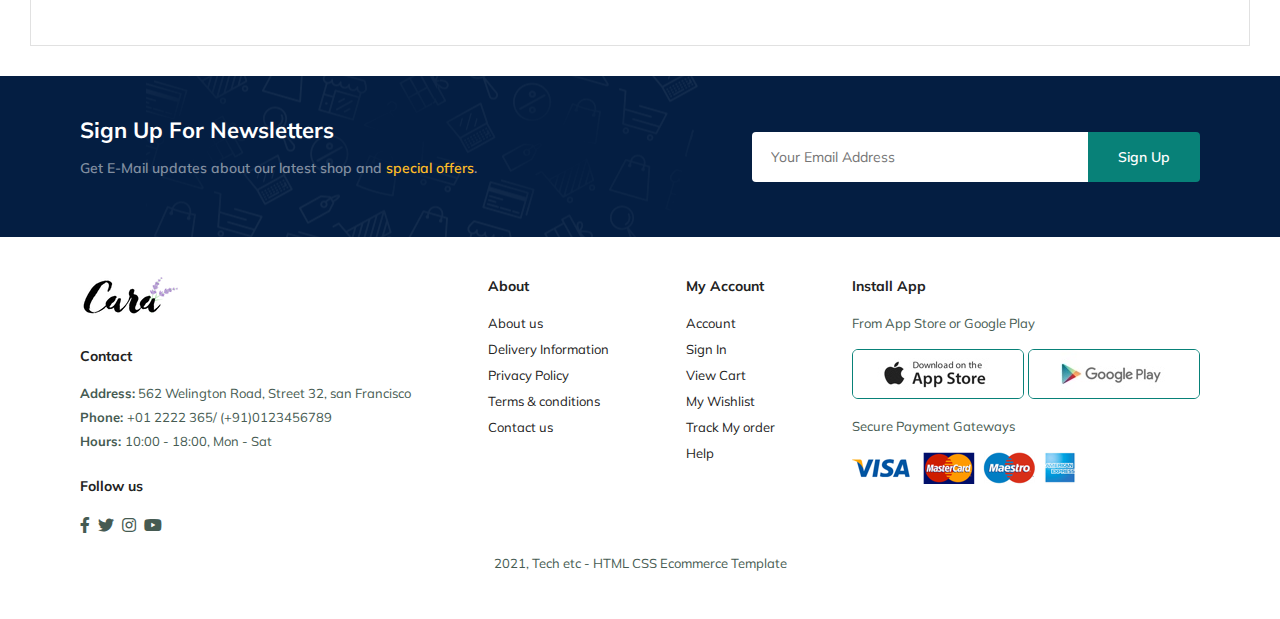
<file: contact.html>
<!DOCTYPE html>
    <html lang="en">
        <head>
            <meta charset="UTF-8">
            <meta name="viewport" content="width=device-width, initial-scale=1.0">
            <title>
                E-Commercial
            </title>
            <link rel="stylesheet" href="style.css">
            <link rel="stylesheet" href="https://pro.fontawesome.com/releases/v5.10.0/css/all.css" />
        </head>

        <body>

            <section id="header">
                <a href="#">
                    <img src="image/logo.png" class="logo"alt="">
                </a>

                <div>
                    <ul id="navbar">
                        <li>
                           <a  href="index.html">HOME</a> 
                        </li>
                        <li>
                            <a href="shop .html">SHOP</a> 
                        </li>
                        <li>
                           <a  href="blog.html">BLOG </a> 
                        </li>
                        <li>
                           <a   href="about.html">ABOUT</a> 
                        </li>
                        <li>
                           <a class="active" href="contact.html">CONTACT</a> 
                        </li>
                        <li id="lg-bag">
                            <a href="cart.html"> <i class="far fa-shopping-bag"></i> </a>
                        </li>
                        <a href="#" id="close"><i class="far fa-times"></i></a>
                        
                    </ul>
                </div>
                <div id="mobile">
                    <a href="cart.html">
                        <i class="far fa-shopping-bag">
                        </i>
                    </a>
                    <i id="bar" class="fas fa-outdent">
                    </i> 
                </div>
            </section> 

            <section id="page-header" class="about-header">
                
                <h2>
                    #Let's_talk
                </h2>
                
                <p>
                    LEAVE A MESSAGE. We love to hear from you!
                </p>
                
            </section>

            <section id="contact-details" class="section-p1">
                <div class="details">
                    <span>GET IN TOUCH</span>
                    <h2>
                        Visit one of our agency locations or contact us today
                    </h2>
                    <h3>
                        Head Office
                    </h3>
                    <div>
                        <li>
                            <i class="fal fa-map">
                            </i>
                            <p>
                                56 Glassford street Glasgow G1 1UL New York
                            </p>
                        </li>
                        <li>
                            <i class="fal fa-envelope">
                            </i>
                            <p>
                                Contact@example.com
                            </p>
                        </li>
                        <li>
                            <i class="fal fa-phone-alt">  
                            </i>
                            <p>
                                contact@example.com
                            </p>
                        </li>
                        <li>
                            <i class="fal fa-clock">
                            </i>
                            <p>
                                Monday to Saturday: 9:00am to 16:00pm
                            </p>
                        </li>
                    </div>
                </div>

                <div class="map">
                    <iframe src="https://www.google.com/maps/embed?pb=!1m18!1m12!1m3!1d2469.8338612143825!2d-1.2550437!3d51.754361499999995!2m3!1f0!2f0!3f0!3m2!1i1024!2i768!4f13.1!3m3!1m2!1s0x4876c6a9ef8c485b%3A0xd2ff1883a001afed!2sUniversity%20of%20Oxford!5e0!3m2!1sen!2sin!4v1688826029669!5m2!1sen!2sin" width="600" height="450" style="border:0;" allowfullscreen="" loading="lazy" referrerpolicy="no-referrer-when-downgrade"></iframe>
                </div>
            </section>
            <section id="form-details" class="section-p1">
                <form action="">
                    <span>
                        LEAVE A MESSAGE
                    </span>
                    <h2>
                        We love to hear from you
                    </h2>
                    <input type="text" placeholder="Your Name">
                    <input type="text" placeholder="E-mail">
                    <input type="text" placeholder="Subject">
                    <textarea name="" id="" cols="30" rows="10" placeholder="Your Message"></textarea>
                    <button class="normal">
                        Submit
                    </button>
                </form>
                <div class="people">
                    <div>
                        <img src="image/people/1.png" alt="">
                        <p>
                            <span>
                                Jhon Deo
                            </span>
                            Senior Marketing Manager <br>
                            Phone + 000 123 456 78 90 <br>
                            E-mail: contact@gmail.com
                        </p>
                    </div>
                    <div>
                        <img src="image/people/2.png" alt="">
                        <p>
                            <span>
                               Willim
                            </span>
                            Senior Marketing Manager <br>
                            Phone + 000 123 456 78 90 <br>
                            E-mail: contact@gmail.com
                        </p>
                    </div>
                    <div>
                        <img src="image/people/3.png" alt="">
                        <p>
                            <span>
                                Jhon Deo
                            </span>
                            Senior Marketing Manager <br>
                            Phone + 000 123 456 78 90 <br>
                            E-mail: contact@gmail.com
                        </p>
                    </div>
                </div>
            </section>

            <section id="newsletter" class="section-p1" class=".section-m1 ">
                <div class="newstext">
                    <h4>
                        Sign Up For Newsletters
                        <p>
                            Get E-Mail updates about our latest shop and <span>special offers</span>.
                        </p>
                    </h4>
                </div>
                <div class="form">
                    <input type="text" placeholder="Your Email Address" >
                    <button class="normal">
                        Sign Up
                    </button>
                </div>

            </section>

            <footer class="section-p1">
                <div class="col">
                    <img class="logo" src="image/logo.png" alt="">
                    <h4>
                        Contact
                    </h4>
                    <p>
                         <strong>Address:</strong> 562 Welington Road, Street 32, san Francisco
                    </p>
                    <p>
                        <strong>
                            Phone:
                        </strong>
                        +01 2222 365/ (+91)0123456789
                    </p>
                    <p>
                        <strong>
                            Hours:
                        </strong>
                        10:00 - 18:00, Mon - Sat 
                    </p>
                    <div class="follow">
                        <h4>
                            Follow us
                        </h4>
                        <div class="icon">
                            <i class="fab fa-facebook-f"></i>
                            <i class="fab fa-twitter"></i>
                            <i class="fab fa-instagram"></i>
                            <i class="fab fa-youtube"></i>
                        </div>
                    </div>
                </div>
                <div class="col">
                    <h4>
                        About
                    </h4>
                    <a href="#">About us</a>
                    <a href="#">Delivery Information</a>
                    <a href="#">Privacy Policy</a>
                    <a href="#">Terms & conditions</a>
                    <a href="#">Contact us</a>
                </div>
                <div class="col">
                    <h4>
                        My Account 
                    </h4>
                    <a href="#">Account</a>
                    <a href="#">Sign In</a>
                    <a href="#">View Cart</a>
                    <a href="#">My Wishlist</a>
                    <a href="#">Track My order</a>
                    <a href="#">Help</a>
                </div>
                <div class="col install">
                    <h4>
                        Install App 
                    </h4>
                    <p>
                        From App Store or Google Play
                    </p>
                    <div class="row">
                        <img src="image/pay/app.jpg" alt="">
                        <img src="image/pay/play.jpg" alt="">
                    </div>
                    <p>
                        Secure Payment Gateways
                    </p>
                    <img src="image/pay/pay.png" alt="">
                </div>

                <div class="copyright">
                    <p>
                        2021, Tech etc - HTML CSS Ecommerce Template
                    </p>
                </div>
            </footer>

            <script src="script.js"></script>

        </body>
</html>
</file>
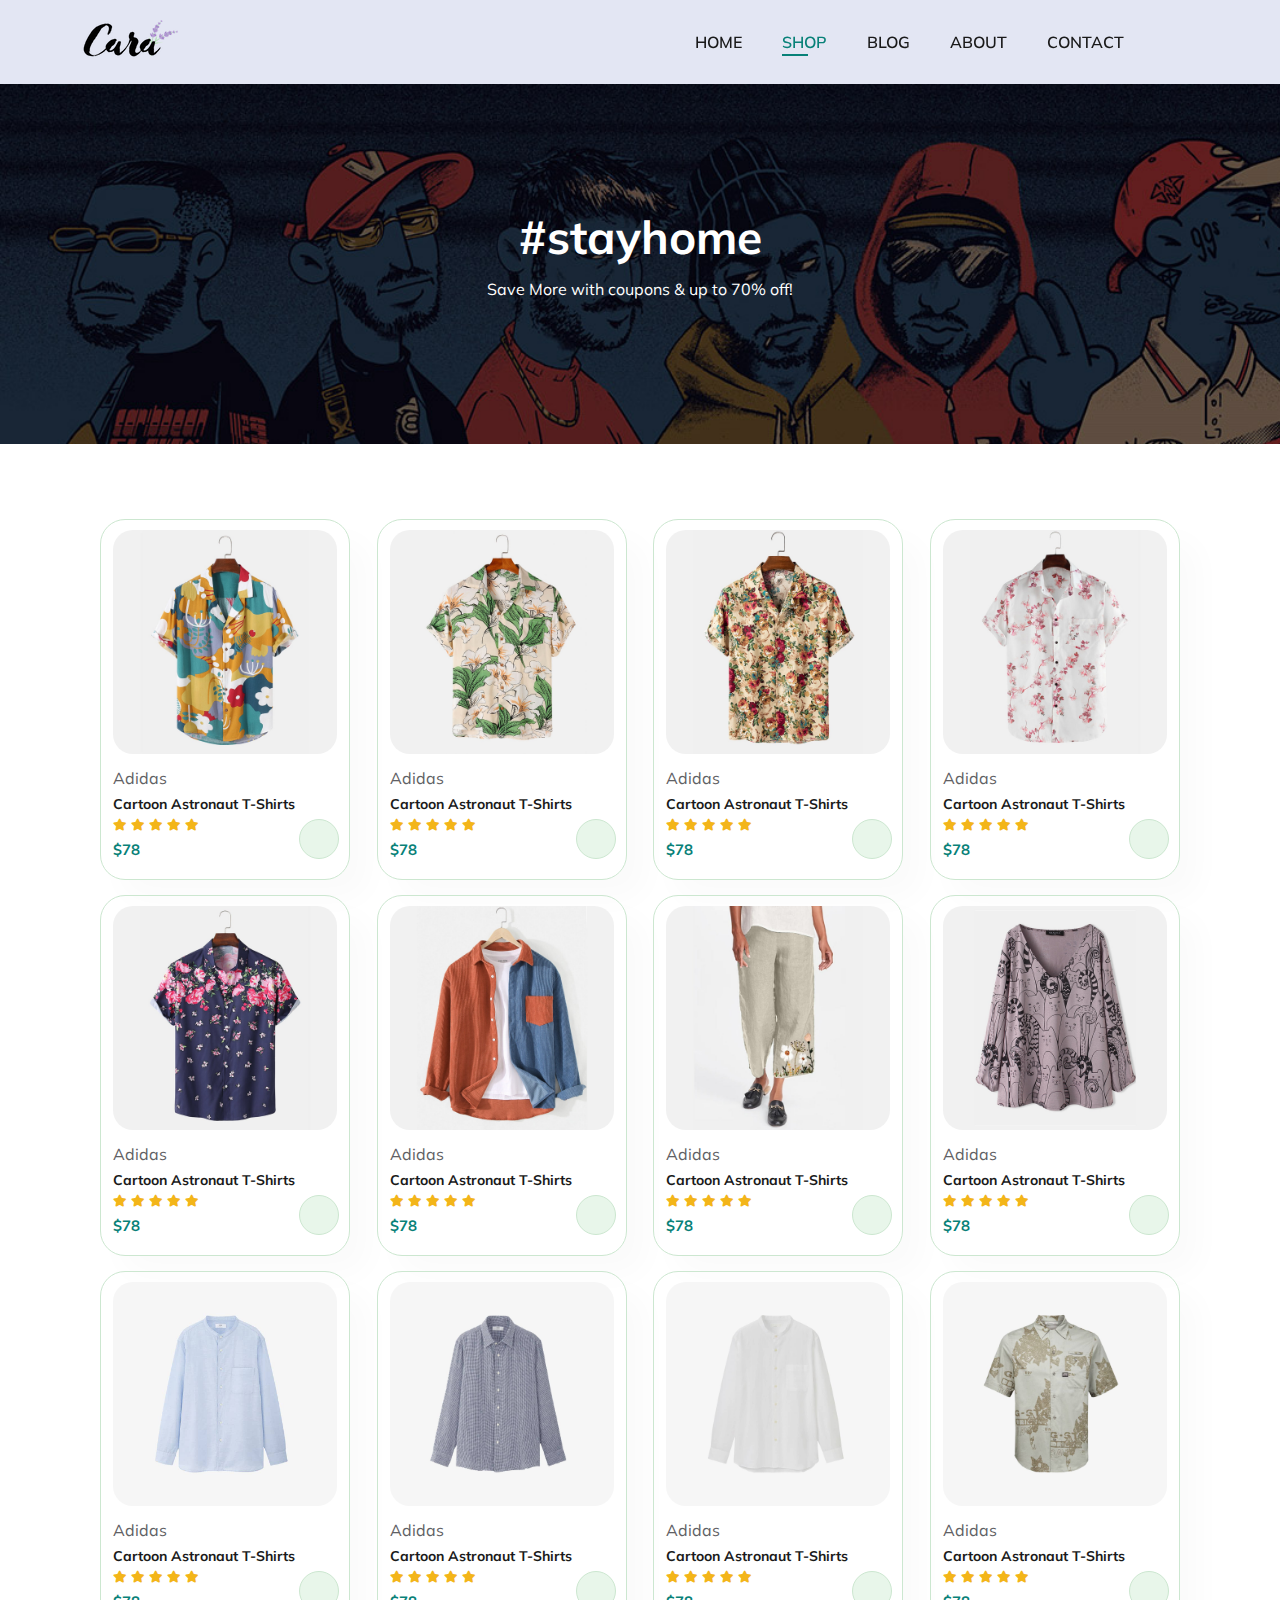
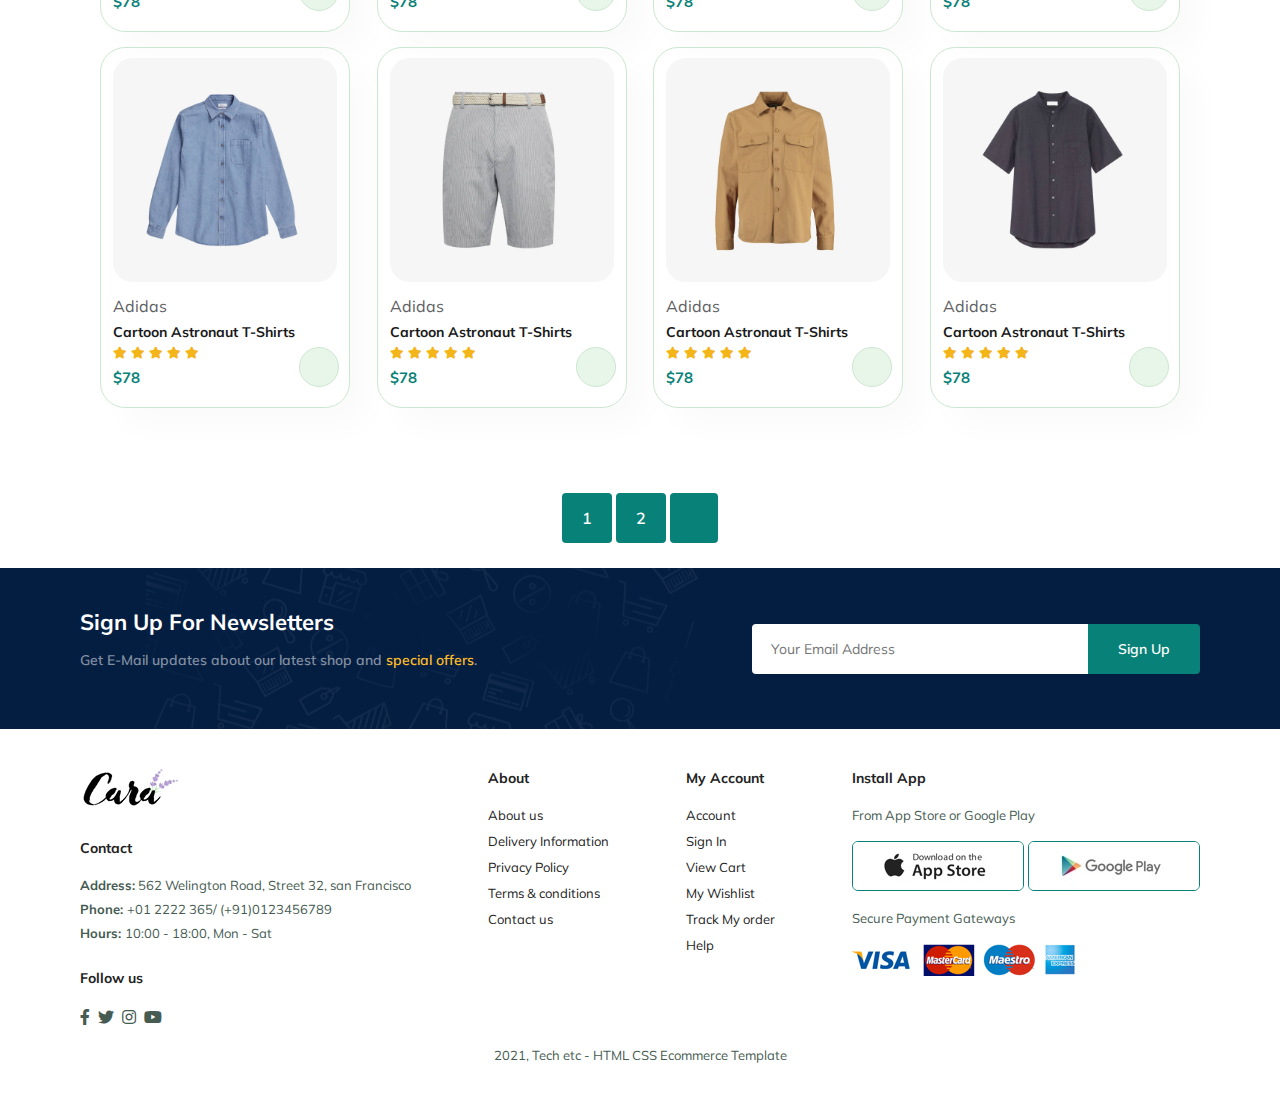
<file: shop .html>
<!DOCTYPE html>
    <html lang="en">
        <head>
            <meta charset="UTF-8">
            <meta name="viewport" content="width=device-width, initial-scale=1.0">
            <title>
                E-Commercial
            </title>
            <link rel="stylesheet" href="style.css">
            <link rel="stylesheet" href="https://pro.fontawesome.com/releases/v5.10.0/css/all.css" />
        </head>

        <body>

            <section id="header">
                <a href="#">
                    <img src="image/logo.png" class="logo"alt="">
                </a>

                <div>
                    <ul id="navbar">
                        <li>
                           <a  href="index.html">HOME</a> 
                        </li>
                        <li>
                            <a class="active" href="shop .html">SHOP</a> 
                        </li>
                        <li>
                           <a href="blog.html">BLOG </a> 
                        </li>
                        <li>
                           <a href="about.html">ABOUT</a> 
                        </li>
                        <li>
                           <a href="contact.html">CONTACT</a> 
                        </li>
                        <li id="lg-bag">
                            <a href="cart.html"> <i class="far fa-shopping-bag"></i> </a>
                        </li>
                        <a href="#" id="close"><i class="far fa-times"></i></a>
                        
                    </ul>
                </div>
                <div id="mobile">
                    <a href="cart.html">
                        <i class="far fa-shopping-bag">
                        </i>
                    </a>
                    <i id="bar" class="fas fa-outdent">
                    </i> 
                </div>
            </section>

            <section id="page-header">
                
                <h2>
                    #stayhome
                </h2>
                
                <p>
                    Save More with coupons & up to 70% off!
                </p>
                
            </section>

            <section id="product1" class="section-p1">
                
                <div class="pro-container">
                    <div class="pro" onclick="window.location.href='sproduct.html'">
                        <img src="image/Products/f1.jpg" alt="">
                        <div class="des">
                            <span>
                                Adidas
                            </span>
                            <h5>
                                Cartoon Astronaut T-Shirts
                            </h5>
                            <div class="star">
                                <i class="fas fa-star"></i>
                                <i class="fas fa-star"></i>
                                <i class="fas fa-star"></i>
                                <i class="fas fa-star"></i>
                                <i class="fas fa-star"></i>
                            </div>
                            <h4>
                                $78
                            </h4>
                        </div>
                        <a href="#"><i class="fal fa-shopping-cart cart"></i></a>
                    </div>


                    <div class="pro" onclick="window.location.href='sproduct.html'">
                        <img src="image/Products/f2.jpg" alt="">
                        <div class="des">
                            <span>
                                Adidas
                            </span>
                            <h5>
                                Cartoon Astronaut T-Shirts
                            </h5>
                            <div class="star">
                                <i class="fas fa-star"></i>
                                <i class="fas fa-star"></i>
                                <i class="fas fa-star"></i>
                                <i class="fas fa-star"></i>
                                <i class="fas fa-star"></i>
                            </div>
                            <h4>
                                $78
                            </h4>
                        </div>
                        <a href="#"><i class="fal fa-shopping-cart cart"></i></a>
                    </div>

                    <div class="pro" onclick="window.location.href='sproduct.html'">
                        <img src="image/Products/f3.jpg" alt="">
                        <div class="des">
                            <span>
                                Adidas
                            </span>
                            <h5>
                                Cartoon Astronaut T-Shirts
                            </h5>
                            <div class="star">
                                <i class="fas fa-star"></i>
                                <i class="fas fa-star"></i>
                                <i class="fas fa-star"></i>
                                <i class="fas fa-star"></i>
                                <i class="fas fa-star"></i>
                            </div>
                            <h4>
                                $78
                            </h4>
                        </div>
                        <a href="#"><i class="fal fa-shopping-cart cart"></i></a>
                    </div>

                    <div class="pro" onclick="window.location.href='sproduct.html'">
                        <img src="image/Products/f4.jpg" alt="">
                        <div class="des">
                            <span>
                                Adidas
                            </span>
                            <h5>
                                Cartoon Astronaut T-Shirts
                            </h5>
                            <div class="star">
                                <i class="fas fa-star"></i>
                                <i class="fas fa-star"></i>
                                <i class="fas fa-star"></i>
                                <i class="fas fa-star"></i>
                                <i class="fas fa-star"></i>
                            </div>
                            <h4>
                                $78
                            </h4>
                        </div>
                        <a href="#"><i class="fal fa-shopping-cart cart"></i></a>
                    </div>

                    <div class="pro" onclick="window.location.href='sproduct.html'">
                        <img src="image/Products/f5.jpg" alt="">
                        <div class="des">
                            <span>
                                Adidas
                            </span>
                            <h5>
                                Cartoon Astronaut T-Shirts
                            </h5>
                            <div class="star">
                                <i class="fas fa-star"></i>
                                <i class="fas fa-star"></i>
                                <i class="fas fa-star"></i>
                                <i class="fas fa-star"></i>
                                <i class="fas fa-star"></i>
                            </div>
                            <h4>
                                $78
                            </h4>
                        </div>
                        <a href="#"><i class="fal fa-shopping-cart cart"></i></a>
                    </div>

                    <div class="pro" onclick="window.location.href='sproduct.html'">
                        <img src="image/Products/f6.jpg" alt="">
                        <div class="des">
                            <span>
                                Adidas
                            </span>
                            <h5>
                                Cartoon Astronaut T-Shirts
                            </h5>
                            <div class="star">
                                <i class="fas fa-star"></i>
                                <i class="fas fa-star"></i>
                                <i class="fas fa-star"></i>
                                <i class="fas fa-star"></i>
                                <i class="fas fa-star"></i>
                            </div>
                            <h4>
                                $78
                            </h4>
                        </div>
                        <a href="#"><i class="fal fa-shopping-cart cart"></i></a>
                    </div>

                    <div class="pro" onclick="window.location.href='sproduct.html'">
                        <img src="image/Products/f7.jpg" alt="">
                        <div class="des">
                            <span>
                                Adidas
                            </span>
                            <h5>
                                Cartoon Astronaut T-Shirts
                            </h5>
                            <div class="star">
                                <i class="fas fa-star"></i>
                                <i class="fas fa-star"></i>
                                <i class="fas fa-star"></i>
                                <i class="fas fa-star"></i>
                                <i class="fas fa-star"></i>
                            </div>
                            <h4>
                                $78
                            </h4>
                        </div>
                        <a href="#"><i class="fal fa-shopping-cart cart"></i></a>
                    </div>

                    <div class="pro" onclick="window.location.href='sproduct.html'">
                        <img src="image/Products/f8.jpg" alt="">
                        <div class="des">
                            <span>
                                Adidas
                            </span>
                            <h5>
                                Cartoon Astronaut T-Shirts
                            </h5>
                            <div class="star">
                                <i class="fas fa-star"></i>
                                <i class="fas fa-star"></i>
                                <i class="fas fa-star"></i>
                                <i class="fas fa-star"></i>
                                <i class="fas fa-star"></i>
                            </div>
                            <h4>
                                $78
                            </h4>
                        </div>
                        <a href="#"><i class="fal fa-shopping-cart cart"></i></a>
                    </div>
                    <div class="pro" onclick="window.location.href='sproduct.html'">
                        <img src="image/Products/n1.jpg" alt="">
                        <div class="des">
                            <span>
                                Adidas
                            </span>
                            <h5>
                                Cartoon Astronaut T-Shirts
                            </h5>
                            <div class="star">
                                <i class="fas fa-star"></i>
                                <i class="fas fa-star"></i>
                                <i class="fas fa-star"></i>
                                <i class="fas fa-star"></i>
                                <i class="fas fa-star"></i>
                            </div>
                            <h4>
                                $78
                            </h4>
                        </div>
                        <a href="#"><i class="fal fa-shopping-cart cart"></i></a>
                    </div>


                    <div class="pro" onclick="window.location.href='sproduct.html'">
                        <img src="image/Products/n2.jpg" alt="">
                        <div class="des">
                            <span>
                                Adidas
                            </span>
                            <h5>
                                Cartoon Astronaut T-Shirts
                            </h5>
                            <div class="star">
                                <i class="fas fa-star"></i>
                                <i class="fas fa-star"></i>
                                <i class="fas fa-star"></i>
                                <i class="fas fa-star"></i>
                                <i class="fas fa-star"></i>
                            </div>
                            <h4>
                                $78
                            </h4>
                        </div>
                        <a href="#"><i class="fal fa-shopping-cart cart"></i></a>
                    </div>

                    <div class="pro" onclick="window.location.href='sproduct.html'">
                        <img src="image/Products/n3.jpg" alt="">
                        <div class="des">
                            <span>
                                Adidas
                            </span>
                            <h5>
                                Cartoon Astronaut T-Shirts
                            </h5>
                            <div class="star">
                                <i class="fas fa-star"></i>
                                <i class="fas fa-star"></i>
                                <i class="fas fa-star"></i>
                                <i class="fas fa-star"></i>
                                <i class="fas fa-star"></i>
                            </div>
                            <h4>
                                $78
                            </h4>
                        </div>
                        <a href="#"><i class="fal fa-shopping-cart cart"></i></a>
                    </div>

                    <div class="pro"onclick="window.location.href='sproduct.html'">
                        <img src="image/Products/n4.jpg" alt="">
                        <div class="des">
                            <span>
                                Adidas
                            </span>
                            <h5>
                                Cartoon Astronaut T-Shirts
                            </h5>
                            <div class="star">
                                <i class="fas fa-star"></i>
                                <i class="fas fa-star"></i>
                                <i class="fas fa-star"></i>
                                <i class="fas fa-star"></i>
                                <i class="fas fa-star"></i>
                            </div>
                            <h4>
                                $78
                            </h4>
                        </div>
                        <a href="#"><i class="fal fa-shopping-cart cart"></i></a>
                    </div>

                    <div class="pro" onclick="window.location.href='sproduct.html'">
                        <img src="image/Products/n5.jpg" alt="">
                        <div class="des">
                            <span>
                                Adidas
                            </span>
                            <h5>
                                Cartoon Astronaut T-Shirts
                            </h5>
                            <div class="star">
                                <i class="fas fa-star"></i>
                                <i class="fas fa-star"></i>
                                <i class="fas fa-star"></i>
                                <i class="fas fa-star"></i>
                                <i class="fas fa-star"></i>
                            </div>
                            <h4>
                                $78
                            </h4>
                        </div>
                        <a href="#"><i class="fal fa-shopping-cart cart"></i></a>
                    </div>

                    <div class="pro" onclick="window.location.href='sproduct.html'">
                        <img src="image/Products/n6.jpg" alt="">
                        <div class="des">
                            <span>
                                Adidas
                            </span>
                            <h5>
                                Cartoon Astronaut T-Shirts
                            </h5>
                            <div class="star">
                                <i class="fas fa-star"></i>
                                <i class="fas fa-star"></i>
                                <i class="fas fa-star"></i>
                                <i class="fas fa-star"></i>
                                <i class="fas fa-star"></i>
                            </div>
                            <h4>
                                $78
                            </h4>
                        </div>
                        <a href="#"><i class="fal fa-shopping-cart cart"></i></a>
                    </div>

                    <div class="pro" onclick="window.location.href='sproduct.html'">
                        <img src="image/Products/n7.jpg" alt="">
                        <div class="des">
                            <span>
                                Adidas
                            </span>
                            <h5>
                                Cartoon Astronaut T-Shirts
                            </h5>
                            <div class="star">
                                <i class="fas fa-star"></i>
                                <i class="fas fa-star"></i>
                                <i class="fas fa-star"></i>
                                <i class="fas fa-star"></i>
                                <i class="fas fa-star"></i>
                            </div>
                            <h4>
                                $78
                            </h4>
                        </div>
                        <a href="#"><i class="fal fa-shopping-cart cart"></i></a>
                    </div>

                    <div class="pro" onclick="window.location.href='sproduct.html'">
                        <img src="image/Products/n8.jpg" alt="">
                        <div class="des">
                            <span>
                                Adidas
                            </span>
                            <h5>
                                Cartoon Astronaut T-Shirts
                            </h5>
                            <div class="star">
                                <i class="fas fa-star"></i>
                                <i class="fas fa-star"></i>
                                <i class="fas fa-star"></i>
                                <i class="fas fa-star"></i>
                                <i class="fas fa-star"></i>
                            </div>
                            <h4>
                                $78
                            </h4>
                        </div>
                        <a href="#"><i class="fal fa-shopping-cart cart"></i></a>
                    </div>

                </div>
            </section>

            <section id="pagination" class="section-p1">
                <a href="#">1</a>
                <a href="#">2</a>
                <a href="#"><i class="fal fa-long-arrow-alt-right"></i></a>
            </section>

            <section id="newsletter" class="section-p1" class=".section-m1 ">
                <div class="newstext">
                    <h4>
                        Sign Up For Newsletters
                        <p>
                            Get E-Mail updates about our latest shop and <span>special offers</span>.
                        </p>
                    </h4>
                </div>
                <div class="form">
                    <input type="text" placeholder="Your Email Address" >
                    <button class="normal">
                        Sign Up
                    </button>
                </div>

            </section>
            
            <footer class="section-p1">
                <div class="col">
                    <img class="logo" src="image/logo.png" alt="">
                    <h4>
                        Contact
                    </h4>
                    <p>
                         <strong>Address:</strong> 562 Welington Road, Street 32, san Francisco
                    </p>
                    <p>
                        <strong>
                            Phone:
                        </strong>
                        +01 2222 365/ (+91)0123456789
                    </p>
                    <p>
                        <strong>
                            Hours:
                        </strong>
                        10:00 - 18:00, Mon - Sat 
                    </p>
                    <div class="follow">
                        <h4>
                            Follow us
                        </h4>
                        <div class="icon">
                            <i class="fab fa-facebook-f"></i>
                            <i class="fab fa-twitter"></i>
                            <i class="fab fa-instagram"></i>
                            <i class="fab fa-youtube"></i>
                        </div>
                    </div>
                </div>
                <div class="col">
                    <h4>
                        About
                    </h4>
                    <a href="#">About us</a>
                    <a href="#">Delivery Information</a>
                    <a href="#">Privacy Policy</a>
                    <a href="#">Terms & conditions</a>
                    <a href="#">Contact us</a>
                </div>
                <div class="col">
                    <h4>
                        My Account 
                    </h4>
                    <a href="#">Account</a>
                    <a href="#">Sign In</a>
                    <a href="#">View Cart</a>
                    <a href="#">My Wishlist</a>
                    <a href="#">Track My order</a>
                    <a href="#">Help</a>
                </div>
                <div class="col install">
                    <h4>
                        Install App 
                    </h4>
                    <p>
                        From App Store or Google Play
                    </p>
                    <div class="row">
                        <img src="image/pay/app.jpg" alt="">
                        <img src="image/pay/play.jpg" alt="">
                    </div>
                    <p>
                        Secure Payment Gateways
                    </p>
                    <img src="image/pay/pay.png" alt="">
                </div>

                <div class="copyright">
                    <p>
                        2021, Tech etc - HTML CSS Ecommerce Template
                    </p>
                </div>
            </footer>

            <script src="script.js"></script>

        </body>
</html>
</file>
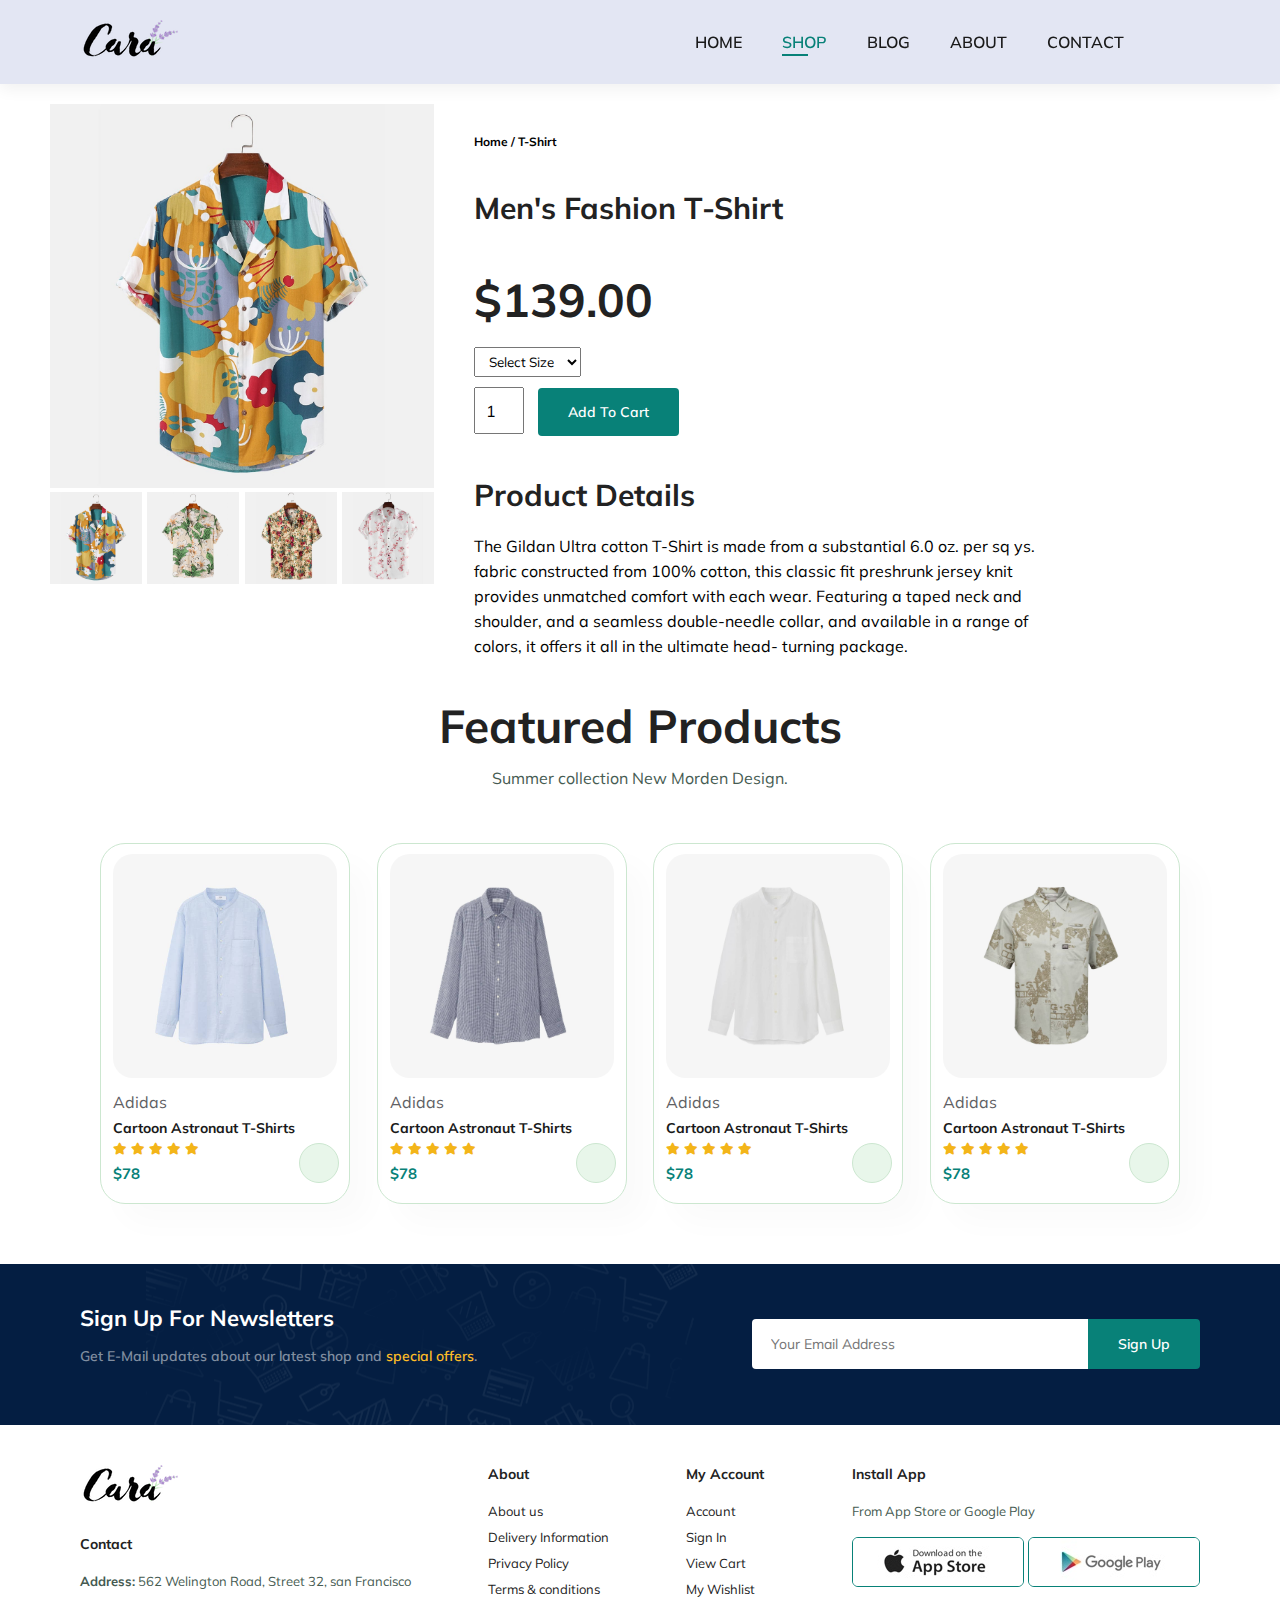
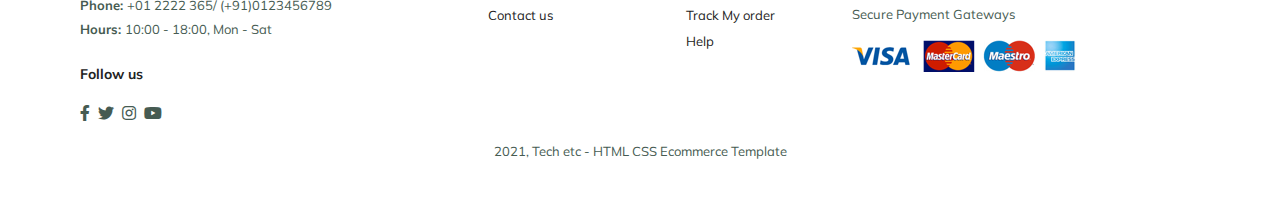
<file: sproduct.html>
<!DOCTYPE html>
    <html lang="en">
        <head>
            <meta charset="UTF-8">
            <meta name="viewport" content="width=device-width, initial-scale=1.0">
            <title>
                E-Commercial
            </title>
            <link rel="stylesheet" href="style.css">
            <link rel="stylesheet" href="https://pro.fontawesome.com/releases/v5.10.0/css/all.css" />
        </head>

        <body>

            <section id="header">
                <a href="#">
                    <img src="image/logo.png" class="logo"alt="">
                </a>

                <div>
                    <ul id="navbar">
                        <li>
                           <a  href="index.html">HOME</a> 
                        </li>
                        <li>
                            <a class="active" href="shop .html">SHOP</a> 
                        </li>
                        <li>
                           <a href="blog.html">BLOG </a> 
                        </li>
                        <li>
                           <a href="about.html">ABOUT</a> 
                        </li>
                        <li>
                           <a href="contact.html">CONTACT</a> 
                        </li>
                        <li id="lg-bag">
                            <a href="cart.html"> <i class="far fa-shopping-bag"></i> </a>
                        </li>
                        <a href="#" id="close"><i class="far fa-times"></i></a>
                        
                    </ul>
                </div>
                <div id="mobile">
                    <a href="cart.html">
                        <i class="far fa-shopping-bag">
                        </i>
                    </a>
                    <i id="bar" class="fas fa-outdent">
                    </i> 
                </div>
            </section>

            <section id="prodetails">
                <div class="single-pro-image">
                    <img src="image/Products/f1.jpg" width="100%" id="MainImg" alt="">
                    <div class="small-img-group">
                        <div class="small-img-col">
                            <img src="image/Products/f1.jpg" width="100%" class="small-img" alt="">
                        </div>
                        <div class="small-img-col">
                            <img src="image/Products/f2.jpg" width="100%" class="small-img" alt="">
                        </div>
                        <div class="small-img-col">
                            <img src="image/Products/f3.jpg" width="100%" class="small-img" alt="">
                        </div>
                        <div class="small-img-col">
                            <img src="image/Products/f4.jpg" width="100%" class="small-img" alt="">
                        </div>
                    </div>
                </div>

                <div class="single-prodetails">
                    <h6>
                        Home / T-Shirt
                    </h6>
                    <h4>
                        Men's Fashion T-Shirt
                    </h4>
                    <h2>
                        $139.00
                    </h2>
                    <select>
                        <option>
                            Select Size
                        </option>
                        <option>
                            XL
                        </option>
                        <option>
                            XXL
                        </option>
                        <option>
                            Small
                        </option>
                        <option>
                            Large
                        </option>
                    </select>
                    <input type="number" value="1">
                    <button class="normal">
                        Add To Cart 
                    </button>
                    <h4>
                        Product Details
                    </h4>
                    <span>
                        The Gildan Ultra cotton T-Shirt is made from a substantial 6.0 oz. per 
                        sq ys. fabric constructed from 100% cotton, this classic fit preshrunk 
                        jersey knit provides unmatched comfort with each wear. Featuring a 
                        taped neck and shoulder, and a seamless double-needle collar, and 
                        available in a range of colors, it offers it all in the ultimate head- 
                        turning package. 
                    </span>
                </div>
                
            </section>

            <section id="product1" class="section-p1">
                <h2>
                    Featured Products 
                </h2>
                <p>
                    Summer collection New Morden Design.
                </p>
                <div class="pro-container">
                    <div class="pro">
                        <img src="image/Products/n1.jpg" alt="">
                        <div class="des">
                            <span>
                                Adidas
                            </span>
                            <h5>
                                Cartoon Astronaut T-Shirts
                            </h5>
                            <div class="star">
                                <i class="fas fa-star"></i>
                                <i class="fas fa-star"></i>
                                <i class="fas fa-star"></i>
                                <i class="fas fa-star"></i>
                                <i class="fas fa-star"></i>
                            </div>
                            <h4>
                                $78
                            </h4>
                        </div>
                        <a href="#"><i class="fal fa-shopping-cart cart"></i></a>
                    </div>


                    <div class="pro">
                        <img src="image/Products/n2.jpg" alt="">
                        <div class="des">
                            <span>
                                Adidas
                            </span>
                            <h5>
                                Cartoon Astronaut T-Shirts
                            </h5>
                            <div class="star">
                                <i class="fas fa-star"></i>
                                <i class="fas fa-star"></i>
                                <i class="fas fa-star"></i>
                                <i class="fas fa-star"></i>
                                <i class="fas fa-star"></i>
                            </div>
                            <h4>
                                $78
                            </h4>
                        </div>
                        <a href="#"><i class="fal fa-shopping-cart cart"></i></a>
                    </div>

                    <div class="pro">
                        <img src="image/Products/n3.jpg" alt="">
                        <div class="des">
                            <span>
                                Adidas
                            </span>
                            <h5>
                                Cartoon Astronaut T-Shirts
                            </h5>
                            <div class="star">
                                <i class="fas fa-star"></i>
                                <i class="fas fa-star"></i>
                                <i class="fas fa-star"></i>
                                <i class="fas fa-star"></i>
                                <i class="fas fa-star"></i>
                            </div>
                            <h4>
                                $78
                            </h4>
                        </div>
                        <a href="#"><i class="fal fa-shopping-cart cart"></i></a>
                    </div>

                    <div class="pro">
                        <img src="image/Products/n4.jpg" alt="">
                        <div class="des">
                            <span>
                                Adidas
                            </span>
                            <h5>
                                Cartoon Astronaut T-Shirts
                            </h5>
                            <div class="star">
                                <i class="fas fa-star"></i>
                                <i class="fas fa-star"></i>
                                <i class="fas fa-star"></i>
                                <i class="fas fa-star"></i>
                                <i class="fas fa-star"></i>
                            </div>
                            <h4>
                                $78
                            </h4>
                        </div>
                        <a href="#"><i class="fal fa-shopping-cart cart"></i></a>
                    </div> 
                </div>
            </section>

            <section id="newsletter" class="section-p1" class=".section-m1 ">
                <div class="newstext">
                    <h4>
                        Sign Up For Newsletters
                        <p>
                            Get E-Mail updates about our latest shop and <span>special offers</span>.
                        </p>
                    </h4>
                </div>
                <div class="form">
                    <input type="text" placeholder="Your Email Address" >
                    <button class="normal">
                        Sign Up
                    </button>
                </div>

            </section>
            
            <footer class="section-p1">
                <div class="col">
                    <img class="logo" src="image/logo.png" alt="">
                    <h4>
                        Contact
                    </h4>
                    <p>
                         <strong>Address:</strong> 562 Welington Road, Street 32, san Francisco
                    </p>
                    <p>
                        <strong>
                            Phone:
                        </strong>
                        +01 2222 365/ (+91)0123456789
                    </p>
                    <p>
                        <strong>
                            Hours:
                        </strong>
                        10:00 - 18:00, Mon - Sat 
                    </p>
                    <div class="follow">
                        <h4>
                            Follow us
                        </h4>
                        <div class="icon">
                            <i class="fab fa-facebook-f"></i>
                            <i class="fab fa-twitter"></i>
                            <i class="fab fa-instagram"></i>
                            <i class="fab fa-youtube"></i>
                        </div>
                    </div>
                </div>
                <div class="col">
                    <h4>
                        About
                    </h4>
                    <a href="#">About us</a>
                    <a href="#">Delivery Information</a>
                    <a href="#">Privacy Policy</a>
                    <a href="#">Terms & conditions</a>
                    <a href="#">Contact us</a>
                </div>
                <div class="col">
                    <h4>
                        My Account 
                    </h4>
                    <a href="#">Account</a>
                    <a href="#">Sign In</a>
                    <a href="#">View Cart</a>
                    <a href="#">My Wishlist</a>
                    <a href="#">Track My order</a>
                    <a href="#">Help</a>
                </div>
                <div class="col install">
                    <h4>
                        Install App 
                    </h4>
                    <p>
                        From App Store or Google Play
                    </p>
                    <div class="row">
                        <img src="image/pay/app.jpg" alt="">
                        <img src="image/pay/play.jpg" alt="">
                    </div>
                    <p>
                        Secure Payment Gateways
                    </p>
                    <img src="image/pay/pay.png" alt="">
                </div>

                <div class="copyright">
                    <p>
                        2021, Tech etc - HTML CSS Ecommerce Template
                    </p>
                </div>
            </footer>
            <script>
                var MainImg = document.getElementById("MainImg");
                var smallimg = document.getElementsByClassName("small-img");

                smallimg[0].onclick = function(){
                    MainImg.src = smallimg[0].src;
                }
                smallimg[1].onclick = function(){
                    MainImg.src = smallimg[1].src;
                }
                smallimg[2].onclick = function(){
                    MainImg.src = smallimg[2].src;
                }
                smallimg[3].onclick = function(){
                    MainImg.src = smallimg[3].src;
                }
            </script>

            <script src="script.js"></script>

        </body>
</html>
</file>
<file: style.css>
@import url('https://fonts.googleapis.com/css?family=Muli&display=swap');
* 
{
    margin:0;
    padding:0;
    box-sizing: border-box;
    font-family: 'muli', sans-serif;
}
h1 
{
    font-size: 50px;
    line-height: 64px;
    color: #222;
}

h2 
{
    font-size: 46px;
    line-height: 54px;
    color: #222;
}

h4 
{
    font-weight: 20px;
    color: #222;
}

h6 
{
    font-weight: 700;
    font-size: 12px;
}

p 
{
    font-size: 16px;
    color: #465b52;
    margin: 15px 0 20px 0;
}

.section-p1 
{
    padding: 40px 80px;
}

.section-m1 
{
    margin: 40px 0;
}

button.normal
{
    font-size: 14px;
    font-weight: 600;
    padding: 15px 30px ;
    color: black;
    background-color: white;
    border:none;
    border-radius: 4px;
    cursor: pointer;
    outline: none;
    transition: 0.2s;
}
button.white
{
    font-size: 13px;
    font-weight: 600;
    padding: 11px 18px ;
    color: white;
    background-color: transparent;
    border:1px solid #fff;
    cursor: pointer;
    outline: none;
    transition: 0.2s;
}

body 
{
    width: 100%;
}

/*--------------------HEADER START--------------------------*/

#header 
{
    display: flex;
    align-items: center;
    justify-content:space-between;
    padding: 20px 80px;
    background-color: #E3E6F3;
    box-shadow: 0 5px 15px rgb(0, 0, 0, 0.06);
    z-index: 999;
    position: sticky;
    top: 0;
    left: 0;
}

#navbar 
{
    display: flex;
    align-items: center;
    justify-content:center ;
}

#navbar li 
{
    list-style:none;
    padding: 0 20px;
    position: relative;
}

#navbar li a 
{
    text-decoration: none;
    font-size: 16px;
    font-weight: 600;
    color:#1a1a1a;
    transition: 0.3s ease;
}
#navbar li a:hover,
#navbar li a.active 
{
    color:#088178;
}

#navbar li a.active::after,
#navbar li a:hover::after 
{
    content: "";
    width: 30%;
    height: 2px;
    background:#088178;
    position: absolute;
    bottom: -4px;
    left: 20px;
}

#mobile 
{
    display: none;
    align-items: center;
}
#close 
{
    display: none;
}

/*-----------------------------HOME PAGE---------------------------------*/
#hero 
{
    background-image:url(https://cdn.wallpapersafari.com/57/74/sKA7cm.jpg) ;
    height: 90vh;
    width: 100%;
    background-size: cover;
    background-position: top 25% right 0;
    padding: 0 80px;
    display: flex;
    flex-direction: column;
    align-items: flex-end;
    justify-content: center;
}
#hero h4
{
    padding-bottom: 15px;

}
#hero h1
{
    color: #088178;
}
#hero button
{
    background-image: url(image/button.png);
    background-color: transparent;
    border: 0;
    padding: 14px 80px 14px 65px;
    color: #088178;
    cursor: pointer;
    font-weight: 700;
    font-size: 15px; 
    background-repeat: no-repeat;
}
#feature
{
    
    display: flex;
    align-items: center;
    justify-content: space-between;
    flex-wrap: wrap;
}
#feature .fe-box
{
    width: 180px;
    text-align: center;
    padding:25px 15px;
    box-shadow: 20px 20px 34px rgba(0, 0, 0, 0.03);
    border: 1px solid #cce7d0; 
    border-radius: 4px;
    margin: 15px 0;
}
#feature .fe-box:hover
{
    box-shadow: 10px 10px 54px rgba(70, 62, 221, 0.1);
}
#feature .fe-box img
{
    width: 100%;
    margin-bottom: 10px;
}
#feature .fe-box h6
{
    display: inline-block;
    padding: 9px 8px 6px 8px;
    line-height: 1;
    border-radius: 4px;
    color: #088178;
    background-color: #fddde4;

}
#feature .fe-box:nth-child(2) h6
{
    background-color: #cdebbc;
}
#feature .fe-box:nth-child(3) h6
{
    background-color: #d1e8f2;
}
#feature .fe-box:nth-child(4) h6
{
    background-color: #cdd4f8;
}
#feature .fe-box:nth-child(5) h6
{
    background-color: #f6dbf6;
}
#feature .fe-box:nth-child(6) h6
{
    background-color: #fff2e5;
}


/* Feature Section*/
#product1
{
    text-align: center;
}
#product1 .pro-container{
    display: flex;
    justify-content: space-between;
    padding: 20px;
    flex-wrap: wrap;
}


#product1 .pro
{
    width: 23%;
    min-width: 250px;
    padding: 10px 12px;
    border: 1px solid #cce7d0 ;
    border-radius: 25px;
    cursor: pointer;
    box-shadow: 20px 20px 30px rgba(0, 0, 0, 0.02);
    margin: 15px 0 0;
    transition: 0.2sec ease;
    position: relative;
}
#product1 .pro img
{
    width: 100%;
    border-radius: 20px;
}
#product1 .pro:hover
{
    box-shadow: 20px 20px 30px rgba(0, 0, 0, 0.06);
}
#product1 .pro .des
{
    text-align: start;
    padding: 10px 0;
}
#product1 .pro .des span
{
    color: #606063;
    font: 12px;
}
#product1 .pro .des h5
{
    padding-top: 7px;
    color: #1a1a1a;
    font-size: 14px;
}
#product1 .pro .des i
{
    font-size: 12px;
    color: rgb(243, 181, 25);
}
#product1 .pro .des h4
{
    padding-top: 7px;
    font-size: 15px;
    font-weight: 700;
    color: #088178;
}
#product1 .pro .cart
{
    width: 40px;
    height: 40px;
    line-height: 40px;
    border-radius: 50px;
    background-color: #e8f6ea;
    font-weight: 500;
    color: #088178;
    border: 1px solid #cce7d0;
    position: absolute;
    bottom: 20px;
    right: 10px;
}

#banner
{
    background-image: url(image/banner/b2.jpg);
    width: 100%;
    height: 40vh;
    background-size: cover;
    background-position: center;
    display: flex;
    flex-direction: column;
    justify-content: center;
    align-items: center;
    text-align: center;
}

#banner h4
{
    color: #fff;
    font-size: 16px;

}
#banner h2
{
    color: #fff;
    font-size: 30px;
    padding: 10px 0;
    
}
#banner h2 span
{
    color: #ef3636;
}
#banner button:hover
{
    background: #088178;
    color: #fff;
}

#sm-banner
{
    display: flex;
    justify-content: space-between ;
    flex-wrap: wrap;
}
#sm-banner .banner-box
{
    background-image: url(image/banner/b17.jpg);
    min-width: 48%;
    height: 50vh;
    background-size: cover;
    background-position: center;
    display: flex;
    flex-direction: column;
    justify-content: center;
    align-items: start;
    text-align: center;
    padding: 30px;
}
#sm-banner .banner-box2
{
    background-image: url(image/banner/b10.jpg);
}
#sm-banner h4
{
    color: #fff;
    font-size: 20px;
    font-weight: 300;
}
#sm-banner h2
{
    color: #fff;
    font-size: 28px;
    font-weight: 800;
}
#sm-banner span
{
    color: #fff;
    font-size: 14px;
    font-weight: 500;
    padding-bottom: 15px;
}
#sm-banner .banner-box:hover button
{
    background-color: #088178;
    border: 1px solid #088178;
}

#banner3 .banner-box
{
    background-image: url(image/banner/b7.jpg);
    min-width: 32%;
    height: 30vh;
    background-size: cover;
    background-position: center;
    display: flex;
    flex-direction: column;
    justify-content: center;
    align-items: start;
    text-align: center;
    padding: 20px;
    margin-bottom: 20px;
}
#banner3 h2
{
    color: white;
    font-weight: 900;
    font-size: 22px;
}
#banner3 h3
{
    color: #ec544e;
    font-weight: 800;
    font-size: 15px;
}
#banner3
{
    display: flex;
    justify-content: space-between;
    flex-wrap: wrap;
    padding: 0 80px;
}
#banner3 .banner-box2
{
    background-image: url(image/banner/b4.jpg);
}
#banner3 .banner-box3
{
    background-image: url(image/banner/b18.jpg);
}

#newsletter
{
    display: flex;
    justify-content: space-between;
    flex-wrap: wrap;
    align-items: center;
    background-image: url(image/banner/b14.png);
    background-repeat: no-repeat;
    background-position: 20% 30%;
    background-color: #041e42;
}
#newsletter h4
{
    font-size: 22px;
    font-weight: 700;
    color: #fff;  
}

#newsletter p
{
    font-size: 14px;
    font-weight: 600;
    color: #818ea0;   
}
#newsletter p span
{
    color: #ffbd27;   
}
#newsletter .form
{
    display: flex;
    width: 40%;
}
#newsletter input
{
    height: 3.125rem;
    padding: 01.25em;
    font-size: 14px;
    width: 100%;
    border: 1px solid transparent;
    border-radius: 4px;
    outline: none;
    border-top-right-radius: 0;
    border-bottom-right-radius: 0;
}
#newsletter  button
{
    background-color: #088178;
    color: #fff;
    white-space: nowrap;
    border-top-left-radius: 0;
    border-bottom-left-radius: 0;
}

footer
{
    display: flex;
    flex-wrap: wrap;
    justify-content: space-between;
}

footer .col
{
    display: flex;
    flex-direction: column;
    align-items: flex-start;
    margin-bottom: 20px;
}

footer .logo 
{
    margin-bottom: 30px;
}
footer h4
{
    font-size: 14px;
    padding-bottom: 20px;
}
footer p
{
    font-size: 13px;
    margin: 0 0 8px 0;
}
footer a
{
    font-size: 13px;
    margin-bottom: 10px;
    text-decoration: none;
    color: #222 ;
}
footer .follow
{
    margin-top: 20px;
}
footer .follow i
{
    color: #465b52;
    padding-right: 4px;
    cursor: pointer;
}
footer .install .row img 
{
    border: 1px solid #088178;
    border-radius: 6px;
}
footer .install img
{
    margin: 10px 0 15px 0;
}
footer .follow i:hover,
footer a:hover
{
    color: #088178;
}
footer .copyright
{
    width: 100%;
    text-align: center;
}


/*----------------------------- Shop Page -------------------------------*/
#page-header
{
    background-image: url(image/banner/b1.jpg);
    width: 100%;
    height: 40vh;
    background-size: cover;
    display: flex;
    justify-content: center;
    text-align: center;
    flex-direction: column;
    padding: 14px;
}
#page-header h2,
#page-header p
{
    color: #fff;
}
#pagination
{
    text-align: center;
}
#pagination a{
    text-decoration: none;
    background-color: #088178;
    padding: 15px 20px;
    border-radius: 4px;
    color: #fff;
    font-weight: 600;
}
#pagination a i{
    font-size: 16px;
    font-weight: 600;
}
/*-----------------------------Single Product -----------------------------*/
#prodetails
{
    display: flex;
    margin-top: 20px;
}

#prodetails .single-pro-image
{
    width: 30%;
    margin-left: 50px;
   
}
.small-img-group
{
    display: flex;
    justify-content: space-between;
}

.small-img-col
{
    flex-basis: 24%;
    cursor: pointer;
}

#prodetails .single-prodetails
{
    width: 50%;
    padding-top: 30px;
    padding-left: 40px;
}
#prodetails .single-prodetails h4{
    padding: 40px 0 20px 0;
    font-size: 30px;
}
#prodetails .single-prodetails h2{
    padding: 26px 0 20px 0;
}
#prodetails .single-prodetails select{
    display: block;
    padding: 5px 10px;
    margin-bottom: 10px;
}

#prodetails .single-prodetails input
{
    width: 50px;
    height: 47px;
    padding-left: 10px;
    font-size: 16px;
    margin-right: 10px;
}
#prodetails .single-prodetails button{
    background-color: #088178;
    color: #fff;
}

#prodetails .single-prodetails input:focus{
    outline: none;
}
#prodetails .single-prodetails span{
    line-height: 25px;
}




/*--------------------------------------Blog Page----------------------------*/
#page-header.blog-header
{
    background-image: url(image/banner/b19.jpg);
}
#blog{
    padding: 90px 150px 0 150px;
}

#blog .blog-box
{
    display: flex;
    align-items: center;
    width: 100%;
    padding-bottom: 90px;
    position: relative;
}
#blog .blog-img
{
    width: 50%;
    margin-right: 40px;
}
#blog img
{
    width: 100%;
    height: 300px ;
    object-fit: cover;
}

#blog .blog-details
{
    width: 50%;
}
#blog .blog-details a 
{
    text-decoration: none;
    font-size: 11px;
    color: #000;
    font-weight: 700;
    position: relative;
    transition: 0.3s;
}
#blog .blog-details a::after
{
    content: "";
    width: 50px;
    height: 1px;
    background-color: #000;
    position: absolute;
    top: 4px;
    right: -60px;
}
#blog .blog-details a:hover
{
    color: #088178;
}
#blog .blog-details a:hover::after
{
    background-color: #088178;
}
#blog .blog-box h1{
    position: absolute;
    top: -40px;
    left: 0;
    font-size: 70px;
    font-weight: 700;
    color: #c9cbce;
    z-index: -9;
}

/*------------------------About Us Page--------------------------*/
#page-header.about-header
{
    background-image: url(image/about/banner.png);
}

#about-head{
    display: flex;
    align-items: center;
}
#about-head img{
    width: 50%;
    height: auto;
}

#about-head div{
    padding-left: 40px;
}

#about-app{
    text-align: center;

}
#about-app .video{
    width: 70%;
    height: 100%;
    margin: 30px auto 0 auto;
}
#about-app .video video{
    width: 100%;
    height: 100%;
    border-radius: 20px;
}

/*-------------------Contact Page-----------------*/



#contact-details{
    display: flex;
    align-items: center;
    justify-content: space-between;
}

#contact-details .details{
    width: 40%;
}

#contact-details .details span,
#form-details form span{
    font-size: 12px;
}

#contact-details .details h2,
#form-details form h2{
    font-size: 26px;
    line-height: 35px;
    padding: 20px 0;
}

#contact-details .details h3{
    font-size: 26px;
    padding-bottom:15px ;
}
#contact-details .details li{
    list-style: none;
    display: flex;
    padding: 10px 0;
}
#contact-details .details li i{
    font-size: 14px;
    padding-right: 22px;
}
#contact-details .details li p{
    margin: 0;
    font-size: 14px;
}
#contact-details .map{
    width: 55%;
    height: 400px;

}

#contact-details .map iframe{
    width: 100%;
    height: 100%;    
}

#form-details{
    display: flex;
    justify-content: space-between;
    margin: 30px;
    padding: 80px;
    border: 1px solid #e1e1e1 ;
}

#form-details form{
    width: 65%;
    display: flex;
    flex-direction: column;
    align-items: flex-start;
}

#form-details form input,
#form-details form textarea{
    width: 100%;
    padding: 12px 15px;
    outline: none;
    margin-bottom: 20px;
    border: 1px solid #e1e1e1;
}

#form-details form button{
    background-color: #088178;
    color: #fff;
}

#form-details .people div{
    padding-bottom: 25px;
    display: flex;
    align-items: flex-start;
}
#form-details .people div img{
    width: 65px;
    height: 65px;
    object-fit: cover;
    margin-right: 15px;
}
#form-details .people div p{
    margin: 0;
    font-size: 13px;
    line-height: 25px;
}
#form-details .people div p span{
    display: block;
    font-size: 16px;
    font-weight: 600;
    color: #000;
}


/*---------------------------Cart-Page----------------------*/

#cart{
    overflow-x: auto;
}
#cart table{
    width: 100%;
    border-collapse: collapse;
    table-layout: fixed;
    white-space: nowrap;
}
#cart table img{
    width: 70px;
}

#cart table td:nth-child(1){
    width: 100px;
    text-align: center;
}
#cart table td:nth-child(2){
    width: 150px;
    text-align: center;
}
#cart table td:nth-child(3){
    width: 250px;
    text-align: center;
}
#cart table td:nth-child(4),
#cart table td:nth-child(5),
#cart table td:nth-child(6)
{
    width: 150px;
    text-align: center;
}

#cart table td:nth-child(5) input{
    width: 70px;
    padding: 10px 50px 10px 15px;
}

#cart table thead{
    border: 1px solid #e2e9e1;
    border-left: none;
    border-right: none;

}
#cart table thead td{
    font-weight: 700;
    text-transform: uppercase;
    font-size: 13px;
    padding: 18px 0;
}

#cart table tbody tr td
{
    padding-top: 15px;
}

#cart table tbody tr td{
    font-size: 13px;
}

#cart-add{
    display: flex;
    flex-wrap: wrap;
    justify-content: space-between;

}
#coupon{
width: 50%;
margin-bottom: 30px;

}
#coupon h3,
#subtotal h3{
    padding-bottom: 15px;
}
#coupon input{
    padding: 10px 20px;
    outline: none;
    width: 60%;
    margin-right: 10px;
    border: 1px solid #e2e9e1;
}
#coupon button,
#subtotal button{
    background-color: #088178;
    color: #fff;
    padding: 12px 20px;
}

#subtotal{
    width: 50%;
    margin-bottom: 30px;
    border: 1px solid #e2e9e1;
    padding: 30px;
}
#subtotal table{
    border-collapse: collapse;
    width: 100%;
    margin-bottom: 20px;
}
#subtotal table td{
    width: 50%;
    border: 1px solid #e2e9e1;
    padding: 10px;
    font-size: 13px;
}



/*Start Media Query*/

@media (max-width:799px) 
{
    .section-p1{
        padding: 40px 40px;
    }
    #navbar 
    {
        display: flex;
        flex-direction: column;
        align-items: flex-start;
        justify-content: flex-start;
        position: fixed;
        top: 0;
        right: -300px;
        height: 100vh;
        width: 300px;
        background-color: #E3E6F3;
        box-shadow: 0 40px 60px rgba(0, 0, 0, 0.1);
        padding: 80px 0 0 10px;
        transition: 0.3s;
    }
    #navbar.active 
    {
        right: 0px;
    }
    #navbar li 
    {
        margin-bottom: 25px;
    }
    #mobile 
    {
        display: flex;
        align-items: center;
    }
    #mobile i 
    {
        color: #1a1a1a;
        padding-left: 20px;
        font-size: 24px;
    }
    #close 
    {
        display: initial;
        position: absolute;
        top:30px;
        left:30px;
        color:#222;
        font-size: 24px;
    }
    #lg-bag
    {
        display: none;
    }
    #hero 
    {
        height: 70vh;
        background-position: top 30% right 30% ;
        padding: 0 80px;    
    }
    #feature 
    {
        justify-content: center;
    }
    #feature .fe-box 
    {
        margin: 15px 15px;
    }
    #product1 .pro-container 
    {
        justify-content:center;
    }
    #product1 .pro 
    {
        margin: 15px;
    }
    #banner 
    {
        height: 20vh;
    }
    #sm-banner .banner-box 
    {
        min-width: 100%;
        height: 30vh;
    }
    #banner3 
    {
        padding: 0 40px;
    }
    #banner3 .banner-box 
    {
        width: 28%;
    }
    #newsletter .form 
    {
        width: 70%;
    }


    /*--------------Contact page---------------*/
    #form-details{
        padding: 40px;
    }
    #form-details form{
        width: 50%;
    }


}
@media (max-width:477px) 
{
    .section-p1
    {
        padding: 20px;
    }
    #header 
    {
        padding: 10px 30px;
    }
    h2 
    {
        font-size: 32px;
    }
    h1 
    {
        font-size: 38px;   
    }
    #hero 
    {    
        background-position: 55%;
        padding: 0 20px;
    }
    #feature .fe-box 
    {
        width: 155px;
       margin: 0 0 15px 0;
    }
    #feature 
    {
        justify-content: space-between;
    }
    #product1 .pro 
    {
        width: 100%;
    }
    #banner 
    {
        height: 40vh;
    }
    #sm-banner .banner-box 
    {
        height: 40vh;
    }
    #sm-banner .banner-box2 
    {
        margin-top: 20px;
    }
    #banner3 
    {
        padding: 0 20px;
    }
    #banner3 .banner-box 
    {
        width: 100%;
    }
    #newsletter 
    {
        padding: 40px 20px;
    }
    #newsletter .form 
    {
        width: 100%;
    }
    footer .copyright 
    {
        text-align:start;
    }

    /* songle product */ 
    #prodetails {
        display: flex;
        flex-direction: column;

    }
    #prodetails .single-pro-image
    {
        width: 100%;
        margin: 0px;
    }
    #prodetails .single-prodetails {
        width: 100%;
    }
    /*Blog Page*/

    #blog {
        padding: 100px 20px 0 20px;
    }
    #blog .blog-box {
        display: flex;
       flex-direction: column;
        align-items: flex-start;
    }
    #blog .blog-img
    {
        width: 100%;
        margin-right: 0px;
        margin-bottom: 30px;
    }
    #blog .blog-details {
        width: 100%;
    }

    /*--------------------------About------------------------- */
    #about-head
    {
        flex-direction: column;
    }
    #about-head img {
        width: 100%;
        margin-bottom: 20px;
    }
    #about-head div 
    {
        padding-left: 0px;
    }
    #about-app .video {
        width: 100%;
        
    }
    /*----------------Contact Page--------------*/
    #contact-details {
        flex-direction: column;
    }
    #contact-details .details {
        width: 100%;
        margin-bottom: 30px;
    }
    #contact-details .map{
        width: 100%;
    }
    #form-details {
        margin: 10px;
        padding: 30px 10px;
        flex-wrap: wrap;
    }
    #form-details form {
        width: 100%;
        margin-bottom: 30px;
    }


    /*Cart Page*/

    #cart-add{
        flex-direction: column;
    }
    #coupon {
        width: 100%;
    }
    #subtotal{
        width: 100%;
        padding: 30px;
    }

}
</file>
